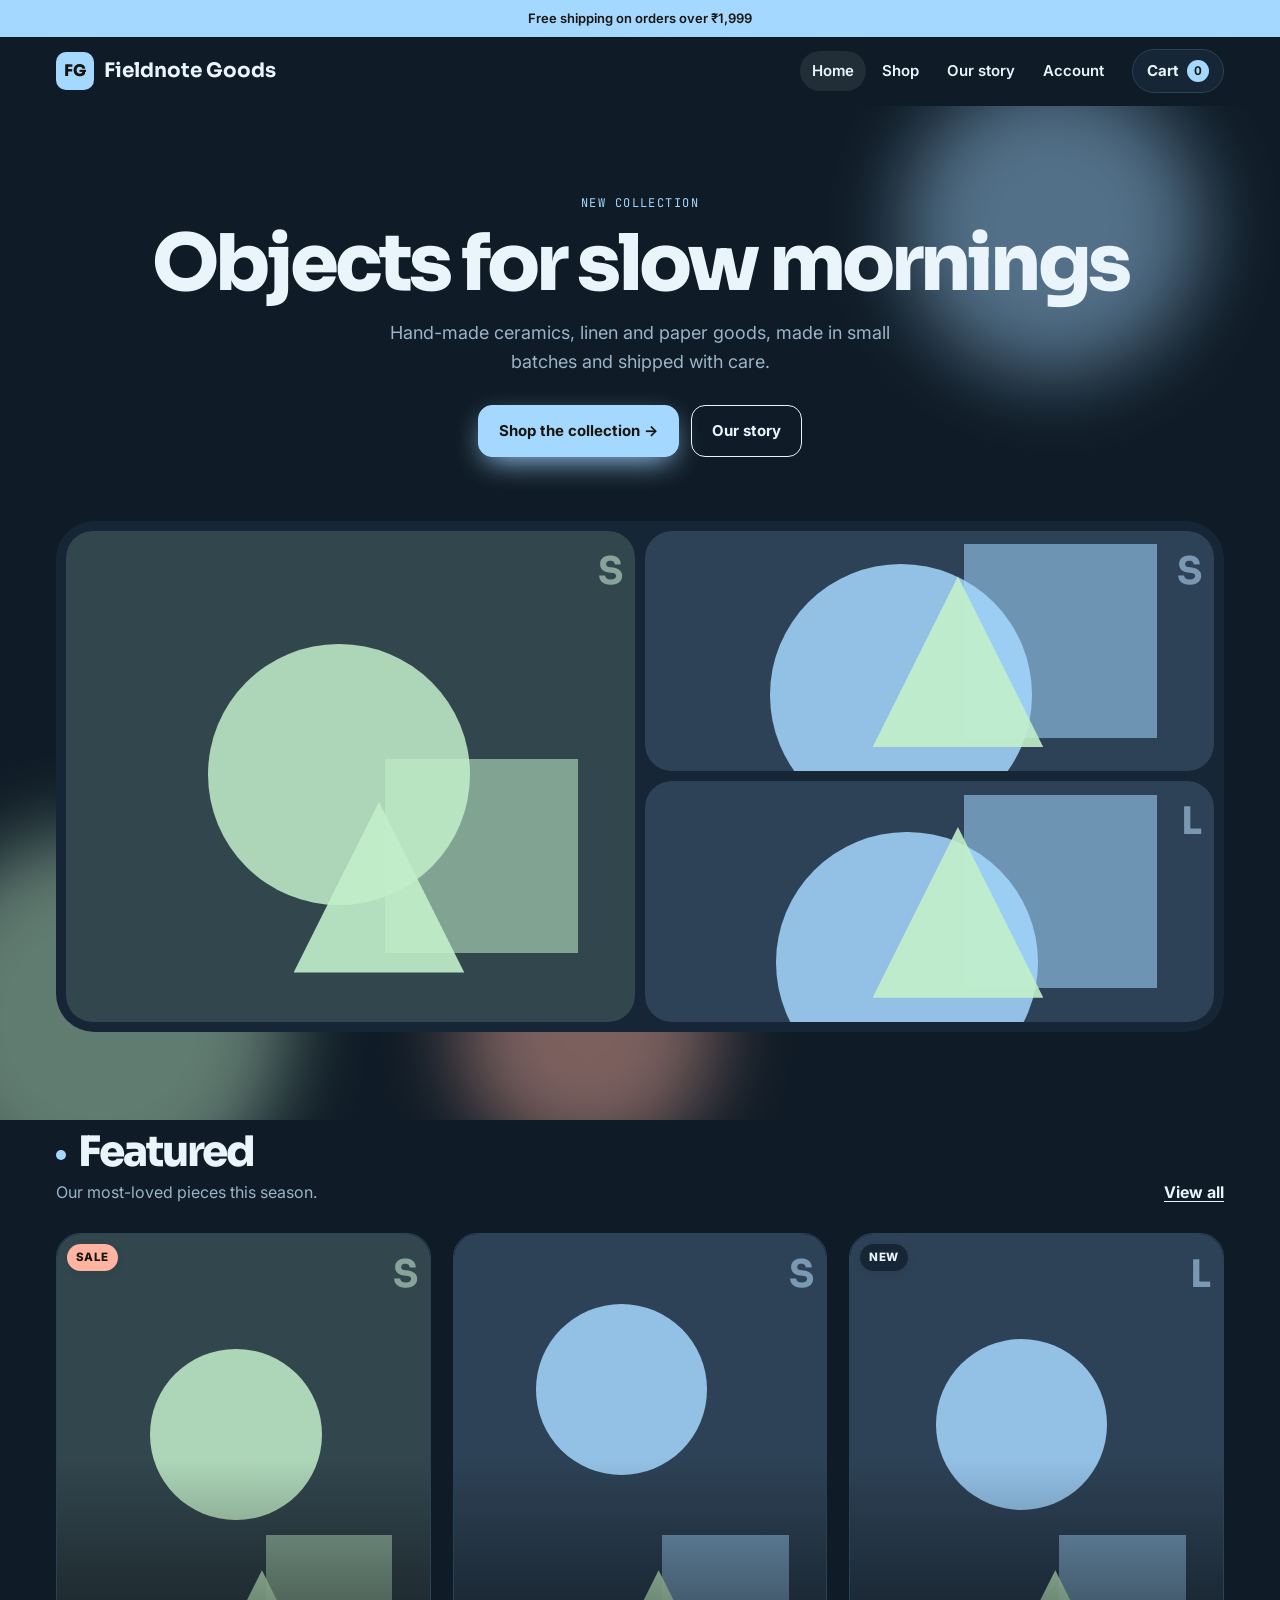
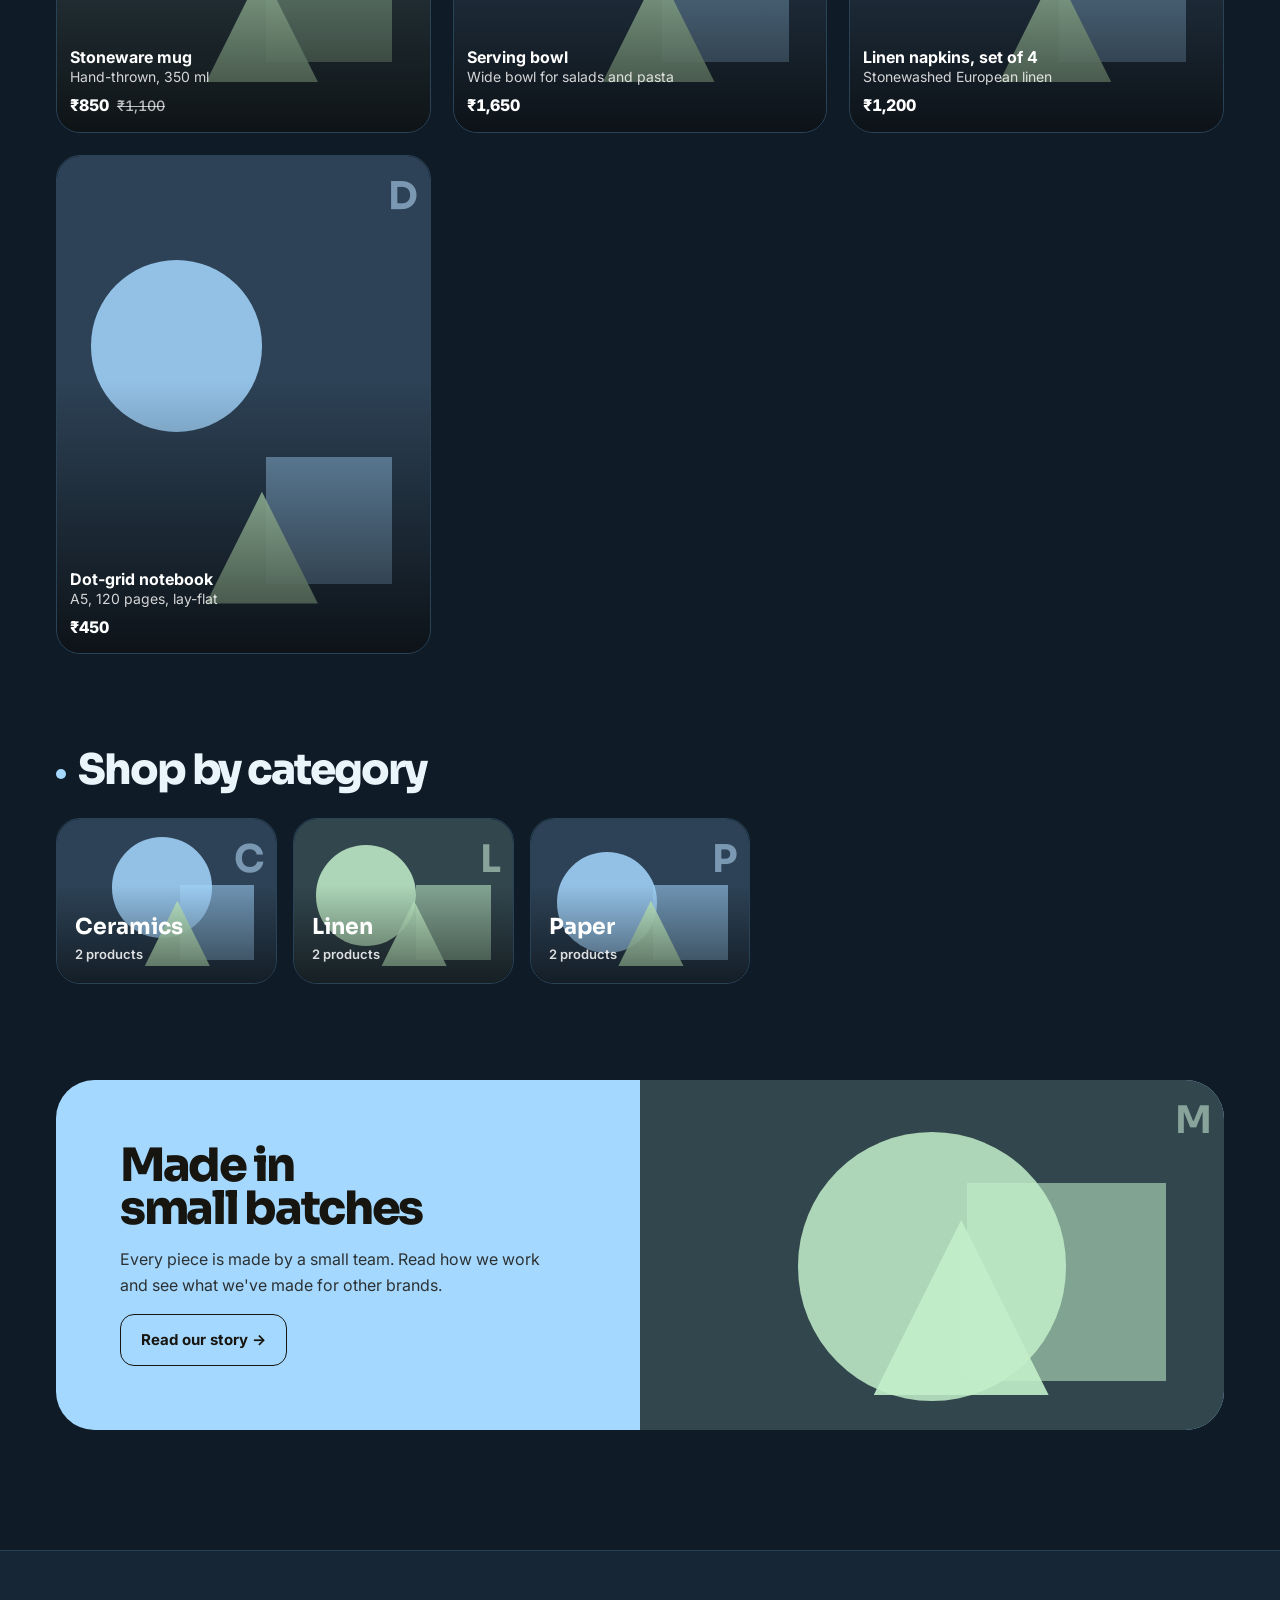
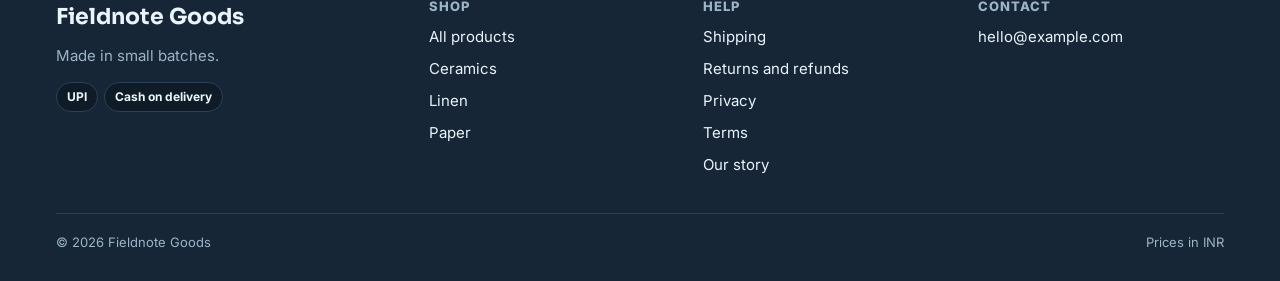
<file: index.html>
<!doctype html>
<html lang="en">
<head>
<meta charset="utf-8">
<meta name="viewport" content="width=device-width,initial-scale=1,viewport-fit=cover">
<title>Fieldnote Goods</title>
<meta name="description" content="Small-batch ceramics, linen and paper goods.">
<link rel="preconnect" href="https://fonts.googleapis.com">
<link rel="stylesheet" href="assets/store.css">
</head>
<body data-page="home">
<div id="app"></div>
<noscript><p style="padding:24px">This shop needs JavaScript to show products.</p></noscript>
<script src="assets/store.js"></script>
</body>
</html>
</file>
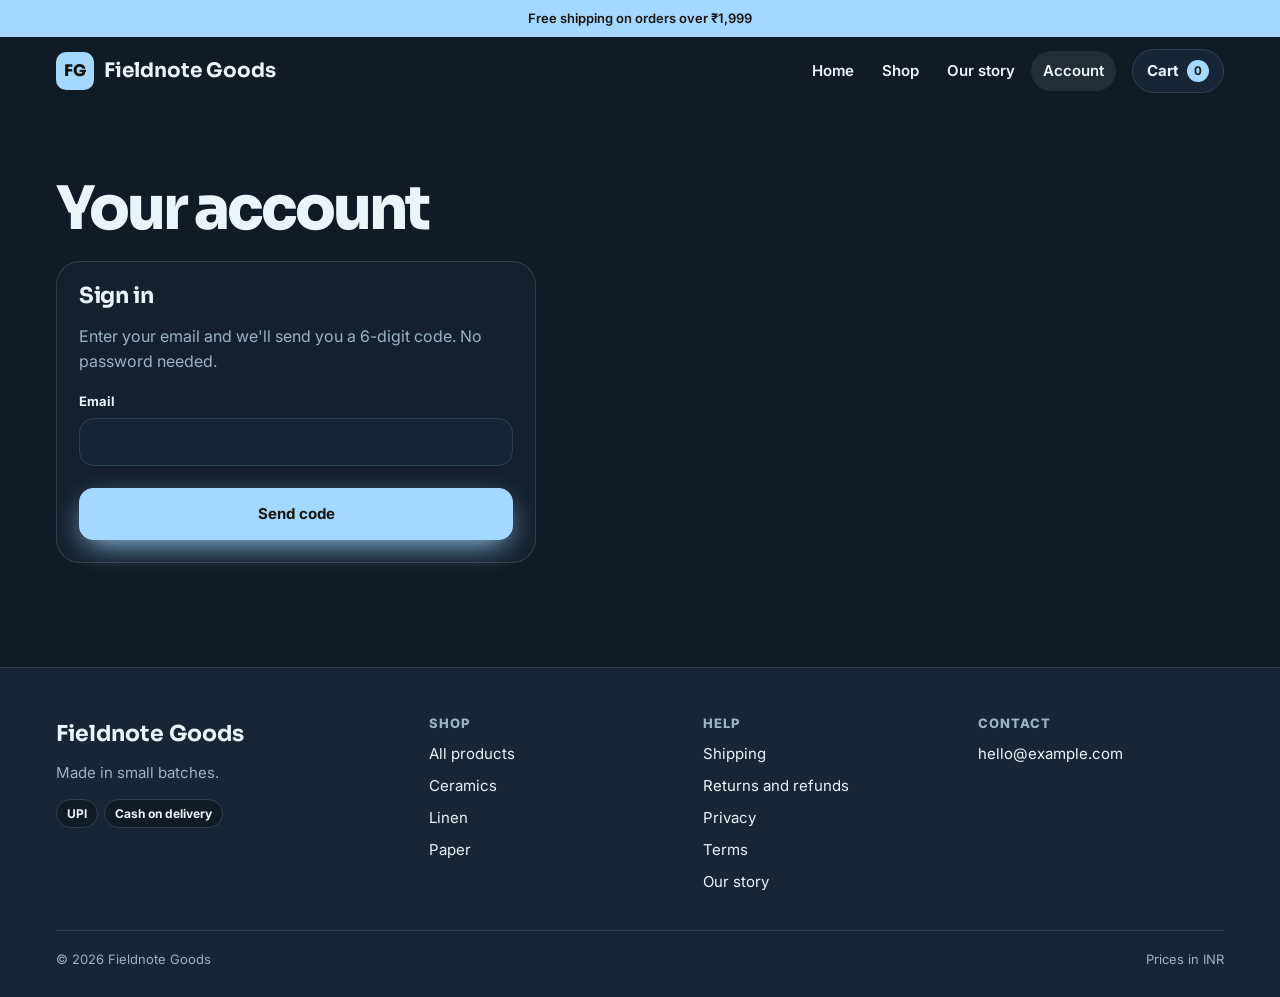
<file: account.html>
<!doctype html>
<html lang="en">
<head>
<meta charset="utf-8">
<meta name="viewport" content="width=device-width,initial-scale=1,viewport-fit=cover">
<meta name="robots" content="noindex">
<title>Fieldnote Goods</title>
<meta name="description" content="Small-batch ceramics, linen and paper goods.">
<link rel="preconnect" href="https://fonts.googleapis.com">
<link rel="stylesheet" href="assets/store.css">
</head>
<body data-page="account">
<div id="app"></div>
<noscript><p style="padding:24px">Your account needs JavaScript.</p></noscript>
<script src="assets/store.js"></script>
</body>
</html>
</file>
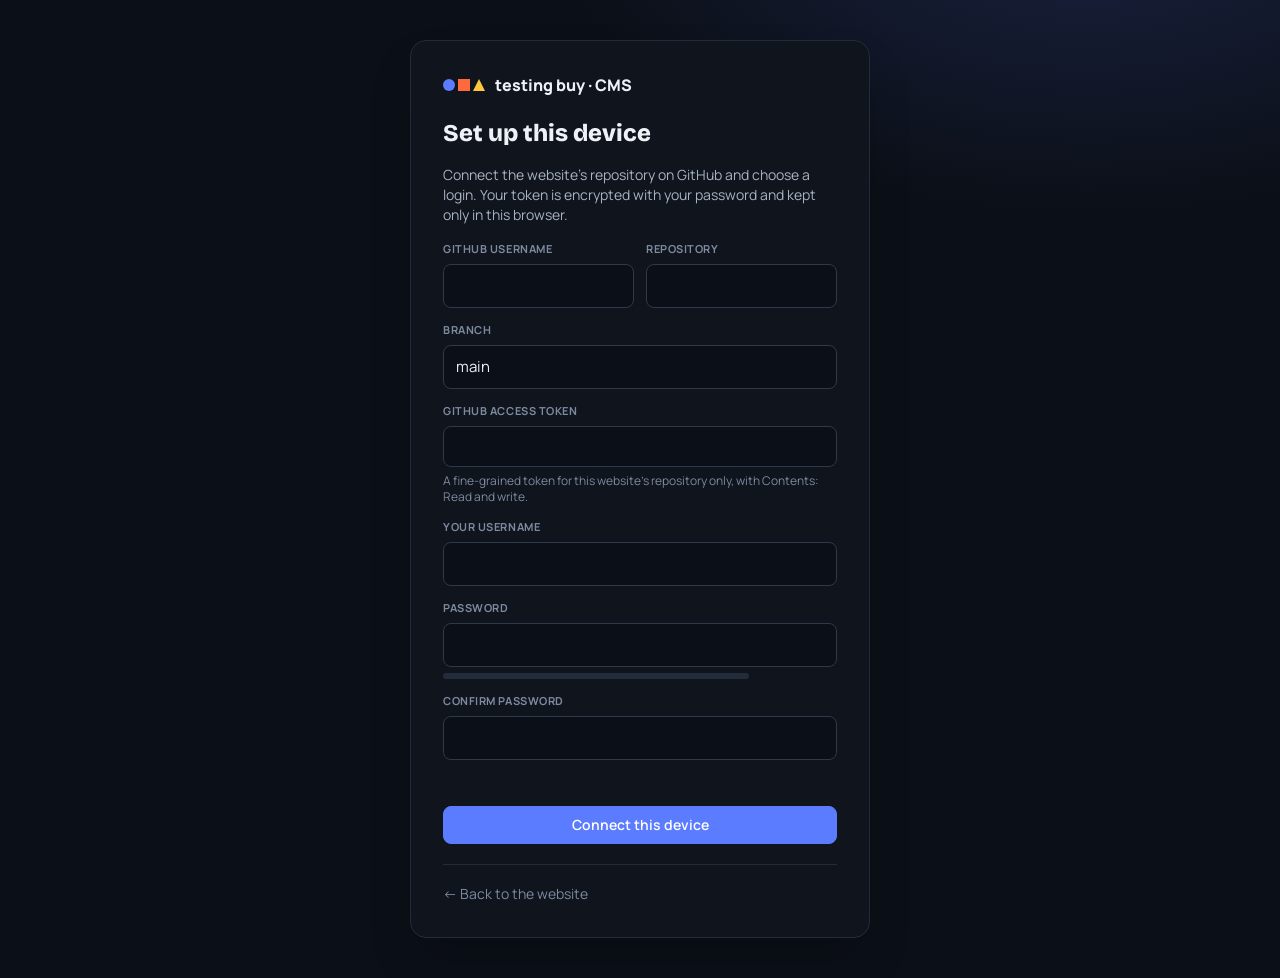
<file: admin.html>
<!doctype html>
<html lang="en">
<head>
<meta charset="utf-8">
<meta name="viewport" content="width=device-width,initial-scale=1,viewport-fit=cover">
<meta name="robots" content="noindex">
<title>Site CMS</title>
<link rel="preconnect" href="https://fonts.googleapis.com">
<link rel="stylesheet" href="https://fonts.googleapis.com/css2?family=Bricolage+Grotesque:opsz,wght@12..96,600;12..96,800&family=JetBrains+Mono:wght@400;500&family=Manrope:wght@400;500;600;700;800&display=swap">
<link rel="stylesheet" href="cms/admin.css">
</head>
<body class="bg-ink-950 text-ink-100 antialiased">
<div id="root"></div>
<noscript>The site CMS needs JavaScript.</noscript>
<script src="cms/admin.js"></script>
</body>
</html>
</file>
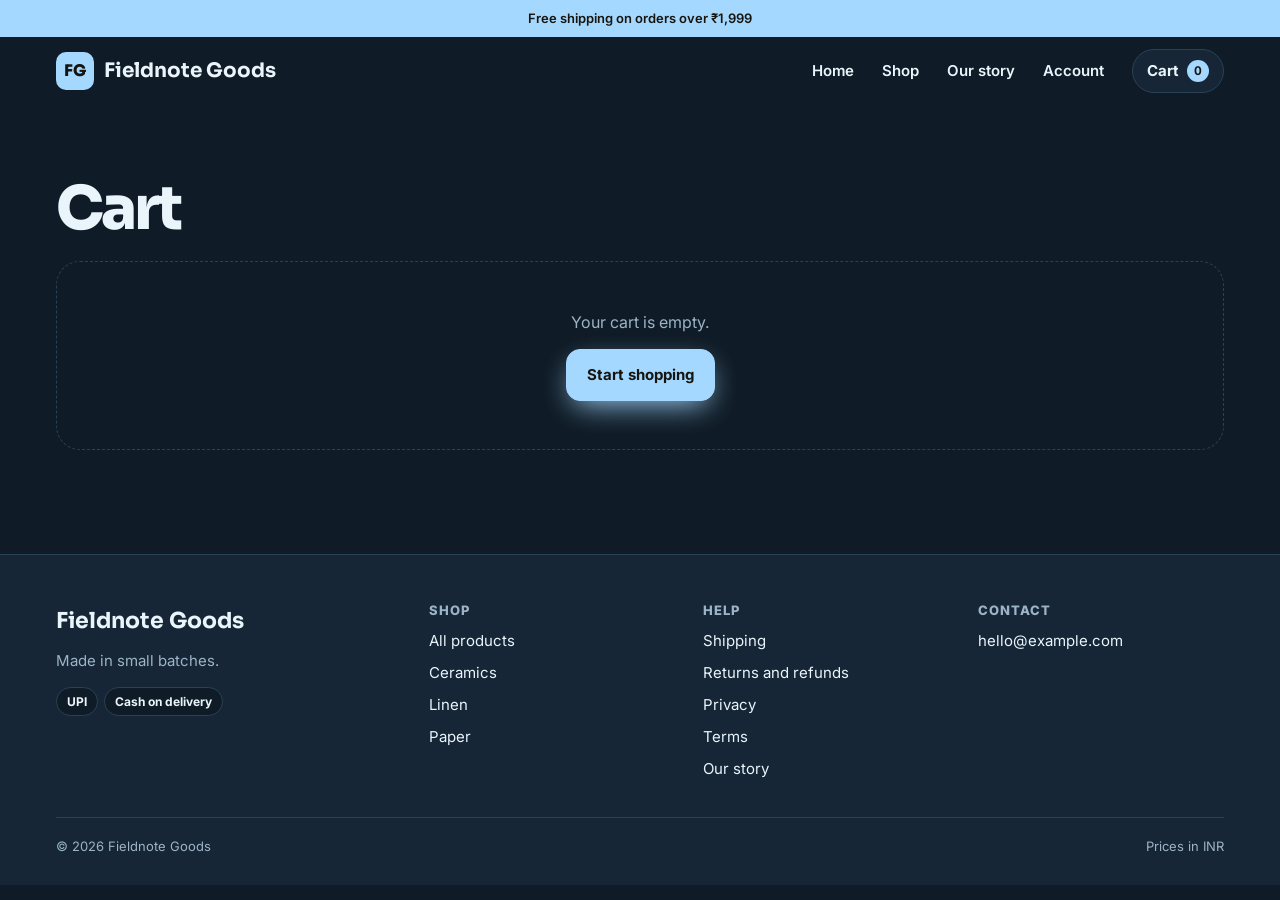
<file: cart.html>
<!doctype html>
<html lang="en">
<head>
<meta charset="utf-8">
<meta name="viewport" content="width=device-width,initial-scale=1,viewport-fit=cover">
<title>Fieldnote Goods</title>
<meta name="description" content="Small-batch ceramics, linen and paper goods.">
<link rel="preconnect" href="https://fonts.googleapis.com">
<link rel="stylesheet" href="assets/store.css">
</head>
<body data-page="cart">
<div id="app"></div>
<noscript><p style="padding:24px">This shop needs JavaScript to show products.</p></noscript>
<script src="assets/store.js"></script>
</body>
</html>
</file>
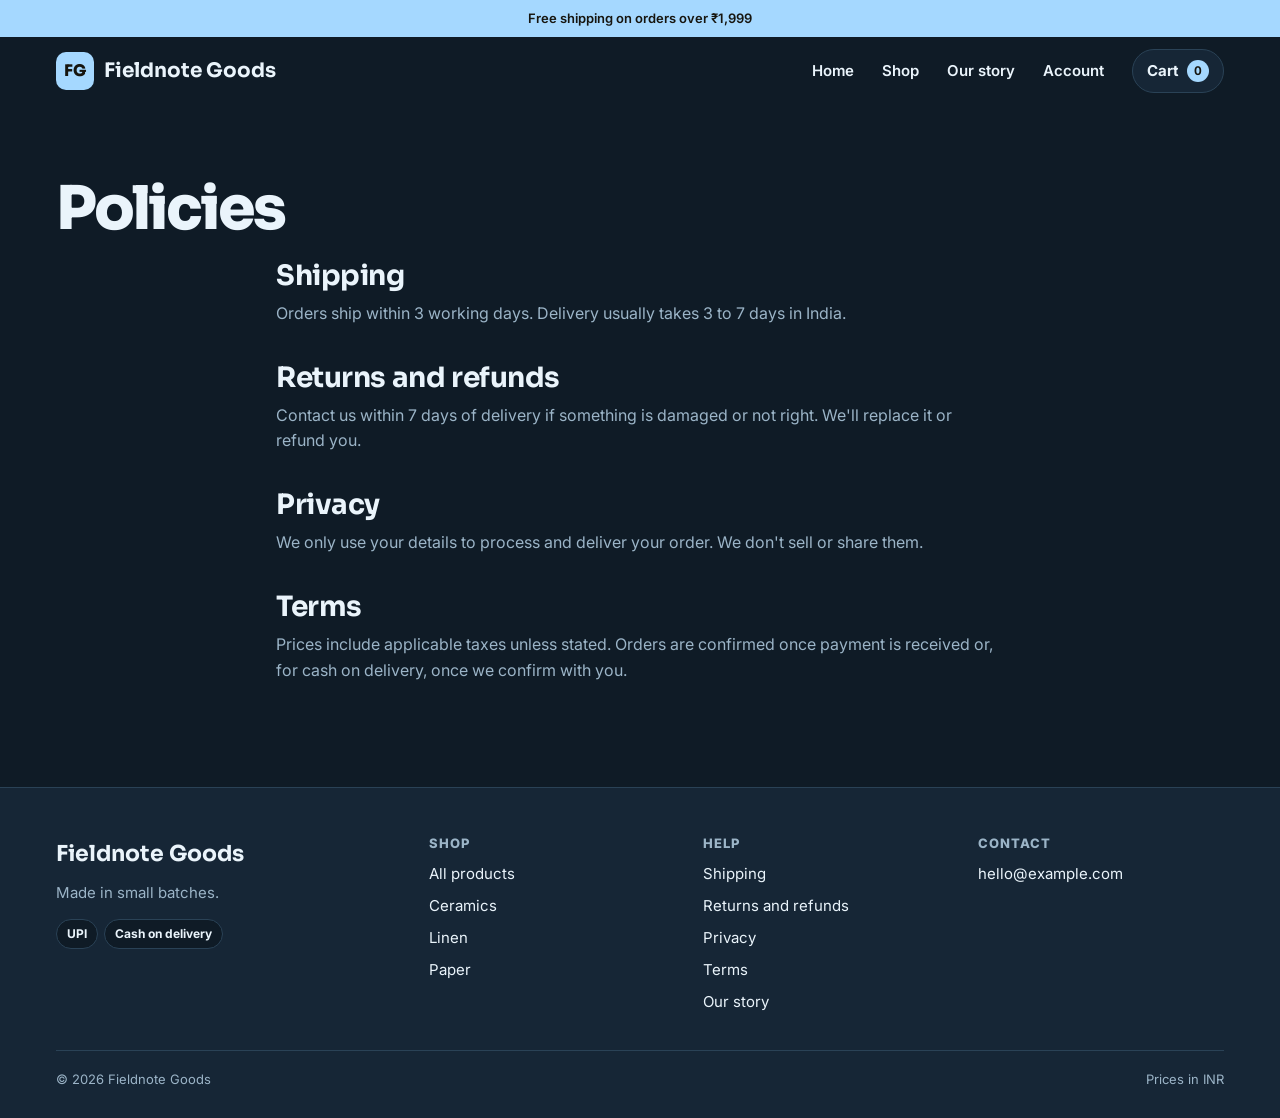
<file: policies.html>
<!doctype html>
<html lang="en">
<head>
<meta charset="utf-8">
<meta name="viewport" content="width=device-width,initial-scale=1,viewport-fit=cover">
<title>Fieldnote Goods</title>
<meta name="description" content="Small-batch ceramics, linen and paper goods.">
<link rel="preconnect" href="https://fonts.googleapis.com">
<link rel="stylesheet" href="assets/store.css">
</head>
<body data-page="policies">
<div id="app"></div>
<noscript><p style="padding:24px">This shop needs JavaScript to show products.</p></noscript>
<script src="assets/store.js"></script>
</body>
</html>
</file>
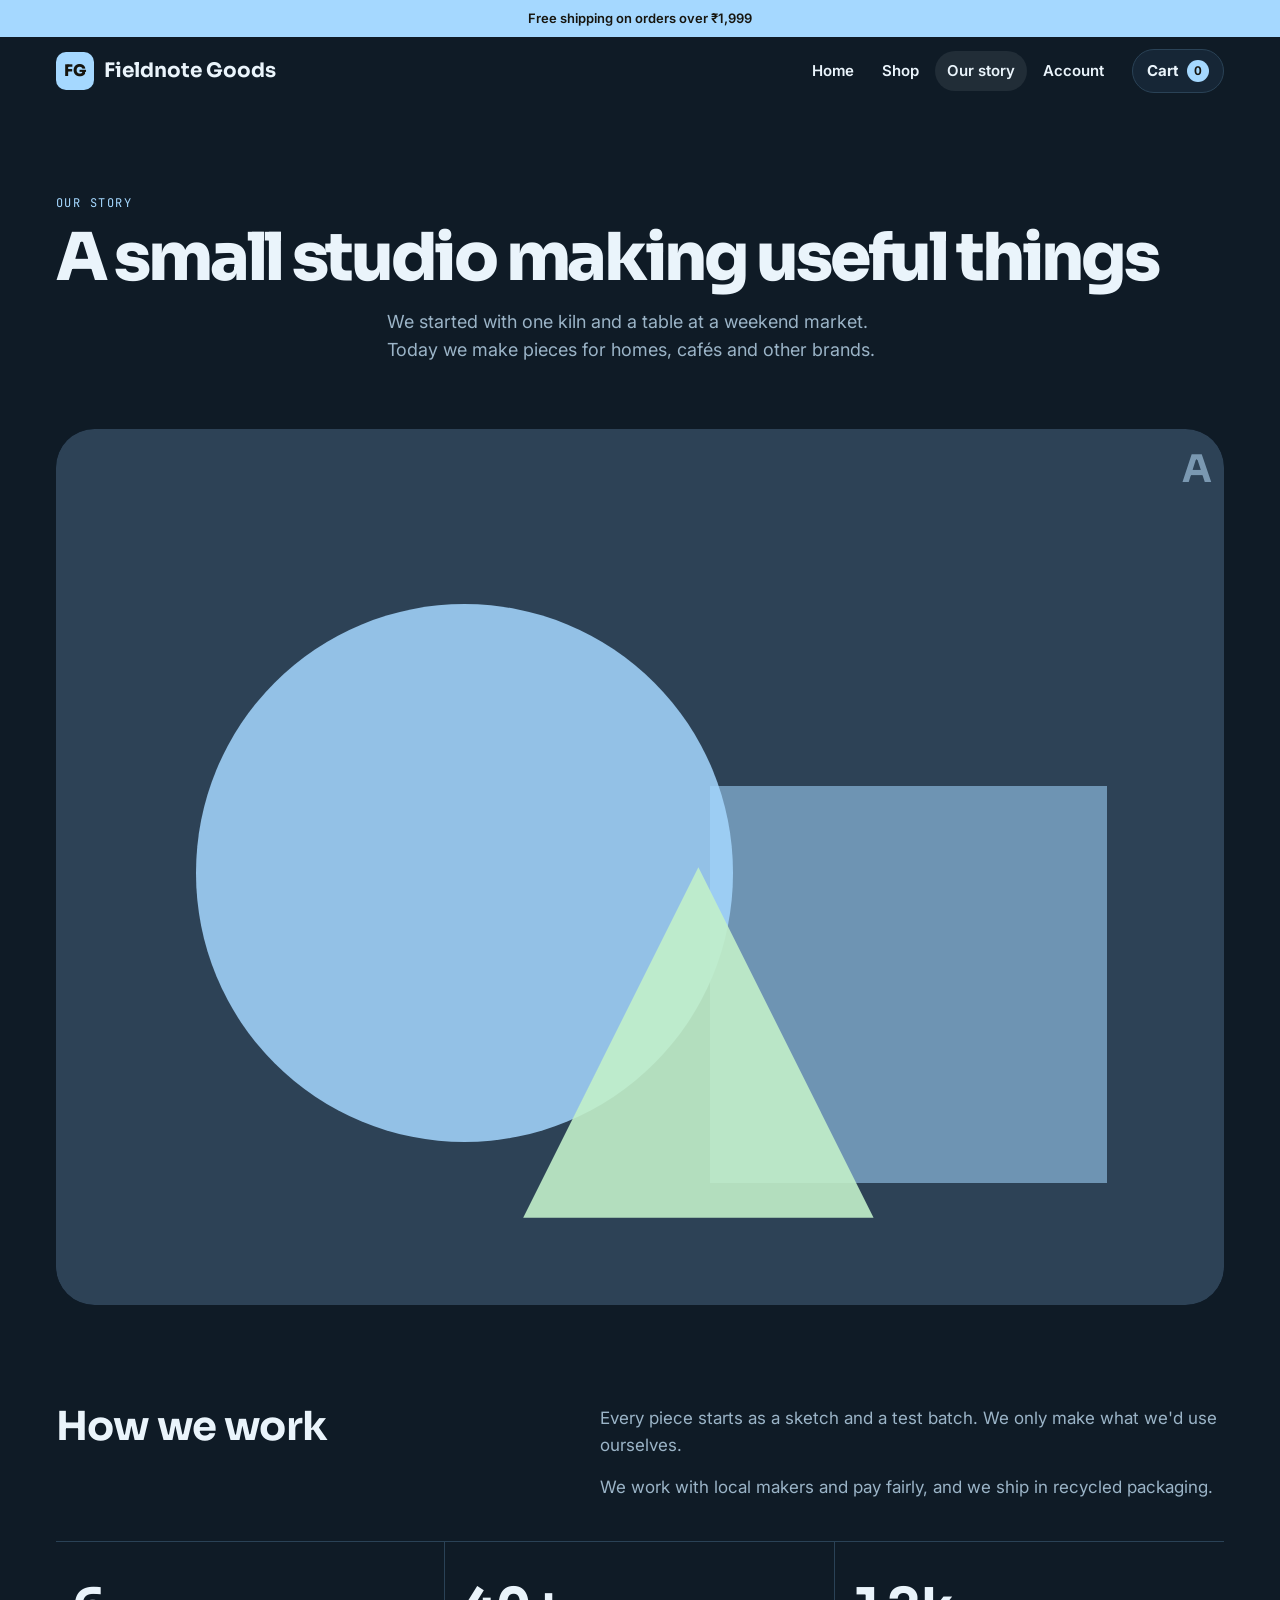
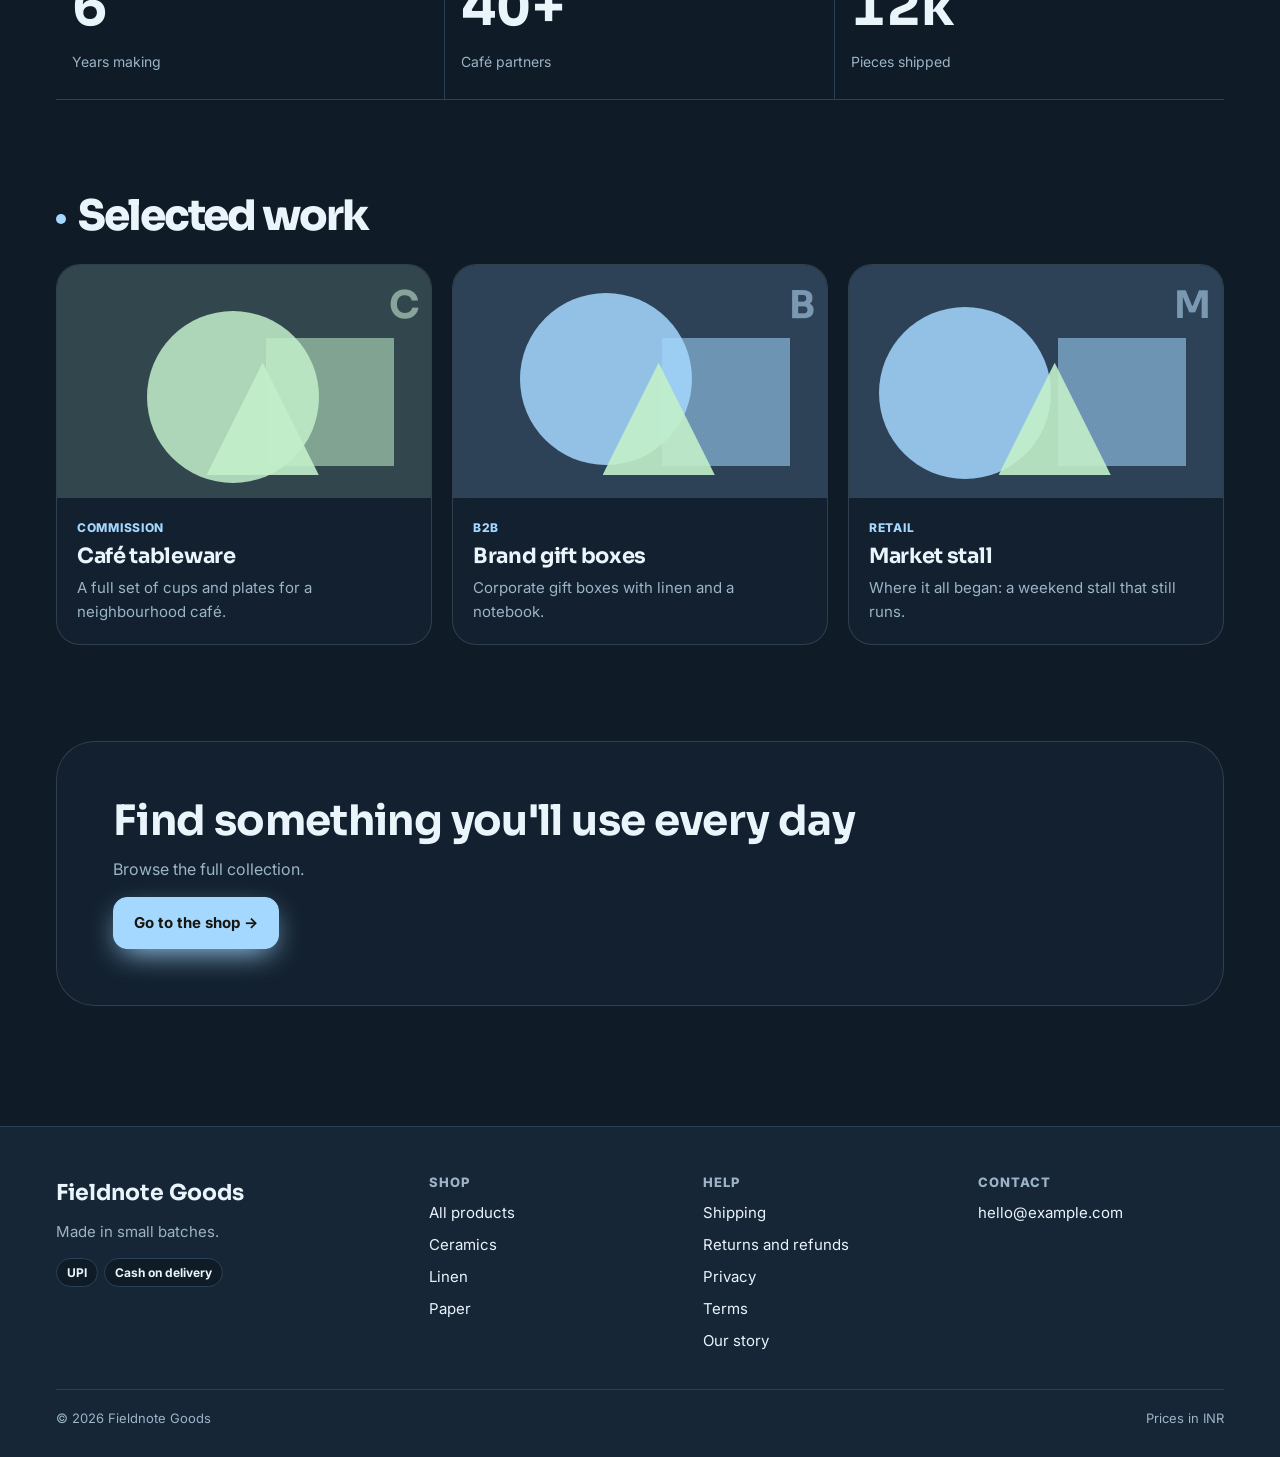
<file: portfolio.html>
<!doctype html>
<html lang="en">
<head>
<meta charset="utf-8">
<meta name="viewport" content="width=device-width,initial-scale=1,viewport-fit=cover">
<title>Fieldnote Goods</title>
<meta name="description" content="Small-batch ceramics, linen and paper goods.">
<link rel="preconnect" href="https://fonts.googleapis.com">
<link rel="stylesheet" href="assets/store.css">
</head>
<body data-page="portfolio">
<div id="app"></div>
<noscript><p style="padding:24px">This shop needs JavaScript to show products.</p></noscript>
<script src="assets/store.js"></script>
</body>
</html>
</file>
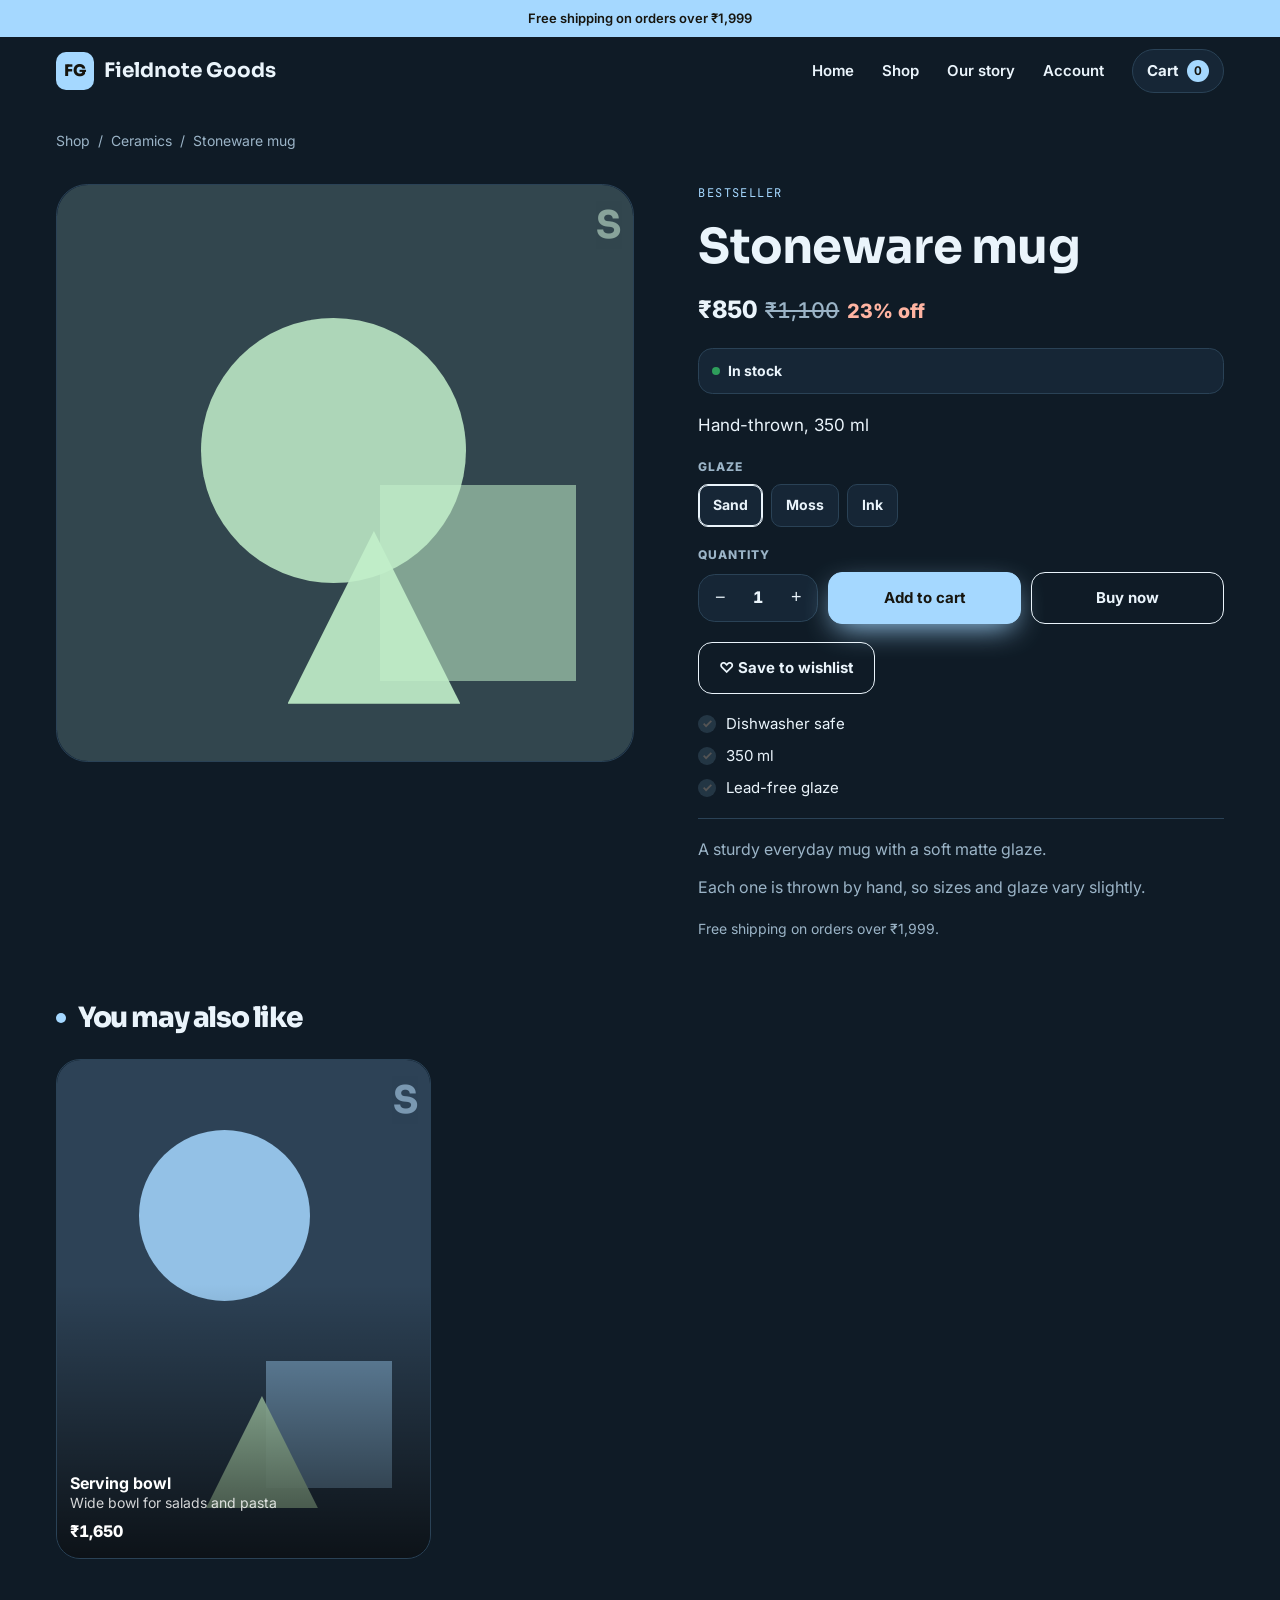
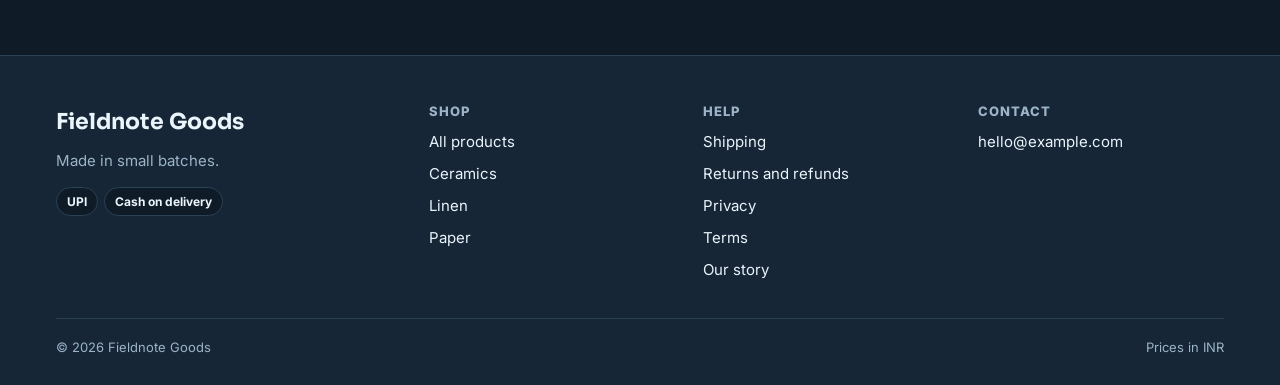
<file: product.html>
<!doctype html>
<html lang="en">
<head>
<meta charset="utf-8">
<meta name="viewport" content="width=device-width,initial-scale=1,viewport-fit=cover">
<title>Fieldnote Goods</title>
<meta name="description" content="Small-batch ceramics, linen and paper goods.">
<link rel="preconnect" href="https://fonts.googleapis.com">
<link rel="stylesheet" href="assets/store.css">
</head>
<body data-page="product">
<div id="app"></div>
<noscript><p style="padding:24px">This shop needs JavaScript to show products.</p></noscript>
<script src="assets/store.js"></script>
</body>
</html>
</file>
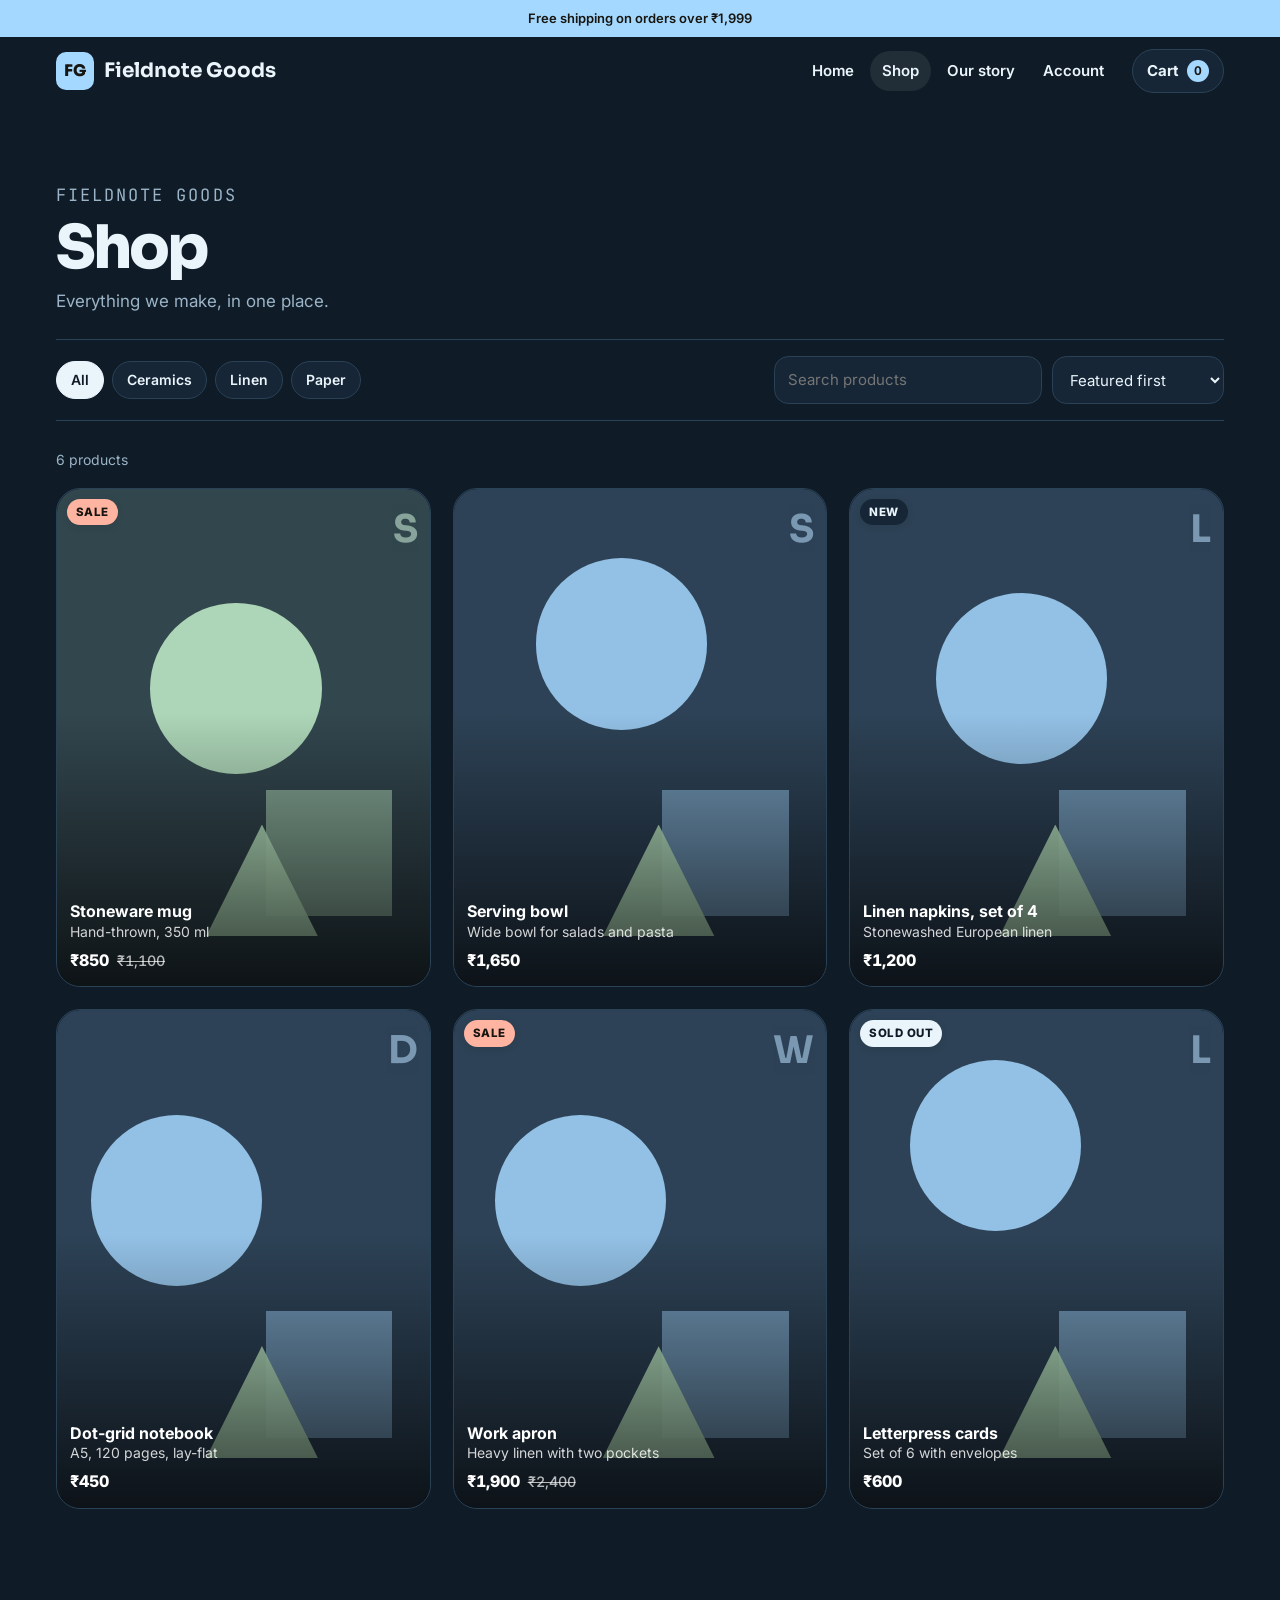
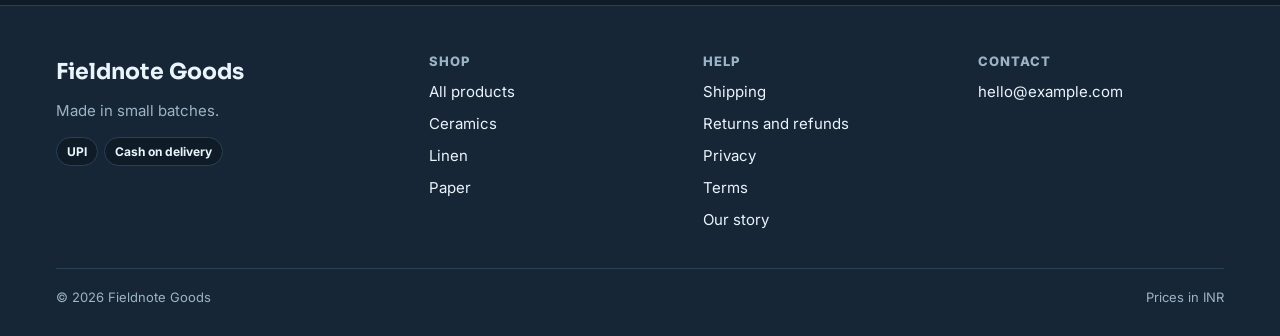
<file: shop.html>
<!doctype html>
<html lang="en">
<head>
<meta charset="utf-8">
<meta name="viewport" content="width=device-width,initial-scale=1,viewport-fit=cover">
<title>Fieldnote Goods</title>
<meta name="description" content="Small-batch ceramics, linen and paper goods.">
<link rel="preconnect" href="https://fonts.googleapis.com">
<link rel="stylesheet" href="assets/store.css">
</head>
<body data-page="shop">
<div id="app"></div>
<noscript><p style="padding:24px">This shop needs JavaScript to show products.</p></noscript>
<script src="assets/store.js"></script>
</body>
</html>
</file>
<file: assets/store.css>
/* Shop template. Every colour and font is a CSS variable the CMS rewrites. */
:root{
  --bg:#FAF7F2;--surface:#FFFFFF;--text:#1B1A17;--soft:#6B665D;--line:#E7E1D6;--accent:#1F4D3A;--accent2:#E9B949;--sale:#B4441B;
  --on-accent:#fff;--on-accent2:#1B1A17;--r:14px;
  --fd:"Fraunces",Georgia,serif;--fb:"Manrope","Helvetica Neue",Arial,sans-serif;--fm:"JetBrains Mono",ui-monospace,Menlo,monospace;
  --gl:max(16px,env(safe-area-inset-left,0px));--gr:max(16px,env(safe-area-inset-right,0px));
}
*{box-sizing:border-box}
html{scroll-behavior:smooth}
body{margin:0;background:var(--bg);color:var(--text);font-family:var(--fb);font-size:16px;line-height:1.6;-webkit-font-smoothing:antialiased;overflow-x:hidden}
img{max-width:100%;display:block}
a{color:inherit}
[hidden]{display:none!important}
:focus-visible{outline:2px solid var(--accent);outline-offset:3px;border-radius:6px}
h1,h2,h3,h4{font-family:var(--fd);margin:0;line-height:1.08;text-wrap:balance;letter-spacing:-.015em}
p{margin:0}
.wrap{max-width:var(--maxw,1200px);margin:0 auto;padding-left:var(--gl);padding-right:var(--gr)}
.eyebrow{font-family:var(--fm);font-size:12px;letter-spacing:.12em;text-transform:uppercase;color:var(--accent)}
.soft{color:var(--soft)}
.btn{display:inline-flex;align-items:center;justify-content:center;gap:8px;padding:13px 20px;border-radius:calc(var(--r)*.7);border:1px solid var(--text);background:transparent;color:var(--text);font:inherit;font-weight:700;font-size:15px;cursor:pointer;text-decoration:none;transition:transform .15s,background .2s,color .2s;white-space:nowrap}
.btn:hover{background:var(--text);color:var(--bg)}
.btn:active{transform:scale(.98)}
.btn.pri{background:var(--accent);border-color:var(--accent);color:var(--on-accent)}
.btn.pri:hover{filter:brightness(1.08);background:var(--accent);color:var(--on-accent)}
.btn.block{width:100%}
.btn:disabled{opacity:.45;cursor:not-allowed}
.link{font-weight:700;text-decoration:underline;text-underline-offset:3px}

/* announcement + header */
.announce{background:var(--accent);color:var(--on-accent);text-align:center;font-size:13px;font-weight:600;padding:8px var(--gr) 8px var(--gl)}
.hdr{position:sticky;top:0;z-index:40;background:color-mix(in srgb,var(--bg) 88%,transparent);backdrop-filter:blur(12px);border-bottom:1px solid var(--line)}
.hdr .wrap{display:flex;align-items:center;gap:16px;min-height:68px}
.brand{display:flex;align-items:center;gap:10px;text-decoration:none;min-width:0;margin-right:auto}
.brand .mark{width:38px;height:38px;border-radius:10px;background:var(--accent);color:var(--on-accent);display:grid;place-items:center;font-family:var(--fd);font-weight:800;overflow:hidden;flex:none}
.brand .mark img{width:100%;height:100%;object-fit:cover}
.brand b{font-family:var(--fd);font-size:20px;font-weight:700;white-space:nowrap;overflow:hidden;text-overflow:ellipsis}
.nav{display:flex;gap:4px}
.nav a{text-decoration:none;font-weight:600;font-size:15px;padding:8px 12px;border-radius:999px}
.nav a:hover,.nav a[aria-current=page]{background:color-mix(in srgb,var(--text) 8%,transparent)}
.cartlink{position:relative;display:inline-flex;align-items:center;gap:8px;text-decoration:none;font-weight:700;font-size:15px;padding:9px 14px;border:1px solid var(--line);border-radius:999px;background:var(--surface)}
.cartlink .n{min-width:22px;height:22px;padding:0 6px;border-radius:99px;background:var(--accent);color:var(--on-accent);font-size:12px;display:grid;place-items:center;font-variant-numeric:tabular-nums}
.menubtn{display:none;border:1px solid var(--line);background:var(--surface);border-radius:10px;width:42px;height:42px;font-size:18px;cursor:pointer;color:var(--text)}
@media (max-width:760px){
  .menubtn{display:grid;place-items:center}
  .nav{display:none;position:absolute;left:0;right:0;top:100%;flex-direction:column;background:var(--bg);border-bottom:1px solid var(--line);padding:8px var(--gr) 12px var(--gl)}
  .nav.open{display:flex}
  .cartlink .t{display:none}
}

/* sections */
.sec{padding-block:clamp(56px,8vw,96px)}
.sec-h{display:flex;justify-content:space-between;align-items:end;gap:16px;flex-wrap:wrap;margin-bottom:28px}
.sec-h h2{font-size:clamp(28px,4vw,42px);font-weight:700}
.sec-h p{max-width:46ch}

/* hero */
.hero{padding-block:clamp(40px,7vw,88px)}
.hero .wrap{display:grid;grid-template-columns:minmax(0,1.05fr) minmax(0,1fr);gap:clamp(28px,5vw,64px);align-items:center}
.hero h1{font-size:clamp(40px,6.4vw,78px);font-weight:700;margin-top:14px}
.hero p.lead{font-size:18px;color:var(--soft);margin-top:18px;max-width:46ch}
.hero .cta{display:flex;gap:12px;flex-wrap:wrap;margin-top:28px}
.hero .art{position:relative;aspect-ratio:5/4;border-radius:calc(var(--r)*1.6);overflow:hidden;background:var(--surface)}
.hero .art>img{width:100%;height:100%;object-fit:cover}
.collage{position:absolute;inset:0;display:grid;grid-template-columns:1fr 1fr;grid-template-rows:1fr 1fr;gap:10px;padding:10px}
.collage>*:first-child{grid-row:span 2}
@media (max-width:820px){.hero .wrap{grid-template-columns:1fr}}

/* product placeholder art */
.ph{position:relative;width:100%;height:100%;overflow:hidden;background:color-mix(in srgb,var(--c) 16%,var(--surface));border-radius:inherit}
.ph i{position:absolute;display:block;background:var(--c);opacity:.85}
.ph i.a{width:46%;aspect-ratio:1;border-radius:50%;left:12%;top:14%}
.ph i.b{width:34%;aspect-ratio:1;right:10%;bottom:14%;opacity:.55}
.ph i.c{width:30%;aspect-ratio:1;left:40%;bottom:10%;clip-path:polygon(50% 0,100% 100%,0 100%);background:var(--accent2);opacity:.9}
.ph b{position:absolute;right:12px;top:10px;font-family:var(--fd);font-size:clamp(22px,4vw,38px);color:color-mix(in srgb,var(--c) 70%,var(--text));opacity:.55}

/* product grid + card */
.grid{display:grid;grid-template-columns:repeat(auto-fill,minmax(min(100%,240px),1fr));gap:clamp(14px,2vw,22px)}
.pcard{display:flex;flex-direction:column;gap:12px;text-decoration:none;min-width:0}
.pcard .im{position:relative;aspect-ratio:4/5;border-radius:var(--r);overflow:hidden;background:var(--surface);border:1px solid var(--line)}
.pcard .im img{width:100%;height:100%;object-fit:cover;transition:transform .5s cubic-bezier(.2,.8,.2,1)}
.pcard:hover .im img{transform:scale(1.04)}
.badge{position:absolute;left:10px;top:10px;z-index:2;background:var(--surface);color:var(--text);font-size:11.5px;font-weight:800;letter-spacing:.04em;text-transform:uppercase;padding:4px 9px;border-radius:999px;box-shadow:0 2px 8px rgba(0,0,0,.08)}
.badge.sale{background:var(--sale);color:var(--on-sale)}
.badge.out{background:var(--text);color:var(--bg)}
.pcard h3{font-family:var(--fb);font-size:16px;font-weight:700;letter-spacing:0}
.pcard .s{font-size:14px;color:var(--soft);display:-webkit-box;-webkit-line-clamp:1;-webkit-box-orient:vertical;overflow:hidden}
.price{display:flex;align-items:baseline;gap:8px;font-weight:800;font-variant-numeric:tabular-nums}
.price s{color:var(--soft);font-weight:500;font-size:.9em}
.price .off{color:var(--sale);font-size:.82em;font-weight:800}

/* categories */
.cats{display:grid;grid-template-columns:repeat(auto-fill,minmax(min(100%,220px),1fr));gap:16px}
.cat{position:relative;aspect-ratio:4/3;border-radius:var(--r);overflow:hidden;text-decoration:none;display:flex;align-items:end;padding:18px;background:var(--surface);border:1px solid var(--line)}
.cat>img,.cat>.ph{position:absolute;inset:0;width:100%;height:100%;object-fit:cover}
.cat::after{content:"";position:absolute;inset:0;background:linear-gradient(transparent 40%,rgba(0,0,0,.55))}
.cat span{position:relative;z-index:1;color:#fff;font-family:var(--fd);font-size:22px;font-weight:700}
.cat small{display:block;font-family:var(--fb);font-size:13px;font-weight:600;opacity:.85}

/* banner */
.banner{border-radius:calc(var(--r)*1.6);overflow:hidden;background:var(--accent);color:var(--on-accent);display:grid;grid-template-columns:minmax(0,1fr) minmax(0,1fr)}
.banner .tx{padding:clamp(28px,5vw,64px);display:flex;flex-direction:column;gap:16px;justify-content:center}
.banner h2{font-size:clamp(28px,4vw,46px)}
.banner p{opacity:.85;max-width:44ch}
.banner .btn{border-color:var(--on-accent);color:var(--on-accent);align-self:flex-start}
.banner .btn:hover{background:var(--on-accent);color:var(--accent)}
.banner .im{min-height:260px;position:relative}
.banner .im img,.banner .im .ph{position:absolute;inset:0;width:100%;height:100%;object-fit:cover;border-radius:0}
@media (max-width:760px){.banner{grid-template-columns:1fr}}

/* testimonials */
.quotes{display:grid;grid-template-columns:repeat(auto-fit,minmax(min(100%,280px),1fr));gap:18px}
.quote{background:var(--surface);border:1px solid var(--line);border-radius:var(--r);padding:24px;display:flex;flex-direction:column;gap:16px}
.quote p{font-family:var(--fd);font-size:20px;line-height:1.35}
.quote span{font-size:14px;color:var(--soft)}
.quote b{color:var(--text)}

/* shop toolbar */
.page-h{padding-block:clamp(36px,6vw,64px) 24px}
.page-h h1{font-size:clamp(36px,5.5vw,60px);font-weight:700;margin-top:10px}
.page-h p{color:var(--soft);margin-top:12px;max-width:56ch;font-size:17px}
.toolbar{display:flex;flex-wrap:wrap;gap:12px;align-items:center;justify-content:space-between;padding-block:16px;border-block:1px solid var(--line);margin-bottom:28px}
.chips{display:flex;flex-wrap:wrap;gap:8px}
.chip{border:1px solid var(--line);background:var(--surface);color:var(--text);border-radius:999px;padding:7px 14px;font:inherit;font-size:14px;font-weight:600;cursor:pointer;text-decoration:none}
.chip[aria-pressed=true]{background:var(--text);color:var(--bg);border-color:var(--text)}
.tools{display:flex;gap:10px;flex-wrap:wrap}
.in{border:1px solid var(--line);background:var(--surface);color:var(--text);border-radius:calc(var(--r)*.6);padding:11px 13px;font:inherit;font-size:15px;min-width:0;width:100%}
.in:focus{outline:none;border-color:var(--accent);box-shadow:0 0 0 3px color-mix(in srgb,var(--accent) 18%,transparent)}
.tools .in{width:auto}
.count{font-size:14px;color:var(--soft);margin-bottom:16px}
.empty{border:1px dashed var(--line);border-radius:var(--r);padding:48px 20px;text-align:center;color:var(--soft);display:flex;flex-direction:column;gap:14px;align-items:center}

/* product page */
.pd{display:grid;grid-template-columns:minmax(0,1.1fr) minmax(0,1fr);gap:clamp(24px,5vw,64px);padding-block:32px 64px;align-items:start}
.gal{display:flex;flex-direction:column;gap:12px;position:sticky;top:88px}
.gal .main{aspect-ratio:1;border-radius:calc(var(--r)*1.3);overflow:hidden;background:var(--surface);border:1px solid var(--line);position:relative}
.gal .main img{width:100%;height:100%;object-fit:cover}
.thumbs{display:flex;gap:10px;flex-wrap:wrap}
.thumbs button{width:72px;height:72px;border-radius:10px;overflow:hidden;border:2px solid transparent;padding:0;cursor:pointer;background:var(--surface)}
.thumbs button[aria-pressed=true]{border-color:var(--accent)}
.thumbs img{width:100%;height:100%;object-fit:cover}
.info{display:flex;flex-direction:column;gap:18px}
.info h1{font-size:clamp(32px,4.4vw,48px);font-weight:700}
.info .price{font-size:24px}
.stock{font-size:14px;font-weight:700;display:flex;align-items:center;gap:8px}
.stock::before{content:"";width:8px;height:8px;border-radius:50%;background:#2E9E5B}
.stock.low::before{background:#E0A100}
.stock.out::before{background:var(--sale)}
.opt{display:flex;flex-direction:column;gap:8px}
.lbl{font-size:12px;font-weight:800;letter-spacing:.08em;text-transform:uppercase;color:var(--soft)}
.optbtns{display:flex;gap:8px;flex-wrap:wrap}
.optbtns button{border:1px solid var(--line);background:var(--surface);color:var(--text);border-radius:10px;padding:9px 14px;font:inherit;font-weight:700;font-size:14px;cursor:pointer}
.optbtns button[aria-pressed=true]{border-color:var(--text);box-shadow:inset 0 0 0 1px var(--text)}
.qty{display:inline-flex;align-items:center;border:1px solid var(--line);border-radius:calc(var(--r)*.7);background:var(--surface);overflow:hidden}
.qty button{width:42px;height:46px;border:0;background:transparent;font-size:18px;cursor:pointer;color:var(--text)}
.qty button:disabled{opacity:.3;cursor:not-allowed}
.qty output{min-width:34px;text-align:center;font-weight:800;font-variant-numeric:tabular-nums}
.buy{display:flex;gap:10px;flex-wrap:wrap;align-items:center}
.buy .btn{flex:1;min-width:150px}
.feat{list-style:none;padding:0;margin:0;display:grid;gap:8px}
.feat li{display:flex;gap:10px;font-size:15px}
.feat li::before{content:"";flex:none;width:18px;height:18px;margin-top:3px;border-radius:50%;background:color-mix(in srgb,var(--accent) 14%,transparent) center/11px no-repeat url("data:image/svg+xml,%3Csvg xmlns='http://www.w3.org/2000/svg' viewBox='0 0 10 10'%3E%3Cpath d='M1.5 5.2l2.2 2.2L8.5 2.6' fill='none' stroke='%23555' stroke-width='1.6'/%3E%3C/svg%3E")}
.desc{display:flex;flex-direction:column;gap:12px;color:var(--soft);border-top:1px solid var(--line);padding-top:18px}
.crumbs{font-size:14px;color:var(--soft);padding-top:24px;display:flex;gap:8px;flex-wrap:wrap}
.crumbs a{text-decoration:none}
.crumbs a:hover{text-decoration:underline}
@media (max-width:860px){.pd{grid-template-columns:1fr}.gal{position:static}}

/* cart + checkout */
.two{display:grid;grid-template-columns:minmax(0,1fr) 380px;gap:clamp(20px,4vw,40px);align-items:start;padding-bottom:72px}
@media (max-width:900px){.two{grid-template-columns:1fr}}
.lines{display:flex;flex-direction:column;border-top:1px solid var(--line)}
.line{display:grid;grid-template-columns:88px minmax(0,1fr) auto;gap:16px;padding-block:18px;border-bottom:1px solid var(--line);align-items:center}
.line .im{width:88px;height:104px;border-radius:12px;overflow:hidden;background:var(--surface);border:1px solid var(--line)}
.line .im img{width:100%;height:100%;object-fit:cover}
.line h3{font-family:var(--fb);font-size:16px;font-weight:700;letter-spacing:0}
.line .meta{font-size:14px;color:var(--soft)}
.line .act{display:flex;align-items:center;gap:12px;margin-top:10px;flex-wrap:wrap}
.line .tot{font-weight:800;font-variant-numeric:tabular-nums;text-align:right}
.rm{border:0;background:none;color:var(--soft);font:inherit;font-size:14px;text-decoration:underline;cursor:pointer;padding:0}
@media (max-width:520px){.line{grid-template-columns:72px minmax(0,1fr)}.line .im{width:72px;height:88px}.line .tot{grid-column:2;text-align:left}}
.sum{background:var(--surface);border:1px solid var(--line);border-radius:var(--r);padding:22px;display:flex;flex-direction:column;gap:12px;position:sticky;top:88px}
.sum h2{font-size:22px}
.row{display:flex;justify-content:space-between;gap:12px;font-size:15px;font-variant-numeric:tabular-nums}
.row.t{font-size:19px;font-weight:800;border-top:1px solid var(--line);padding-top:12px}
.note{font-size:13px;color:var(--soft);background:color-mix(in srgb,var(--accent) 7%,transparent);border-radius:10px;padding:10px 12px}
.note b{color:var(--text)}
.form{display:flex;flex-direction:column;gap:16px}
.fgrid{display:grid;grid-template-columns:1fr 1fr;gap:14px}
@media (max-width:560px){.fgrid{grid-template-columns:1fr}}
.f{display:flex;flex-direction:column;gap:6px;min-width:0}
.f.full{grid-column:1/-1}
.f label{font-size:13px;font-weight:700}
.f .err{font-size:13px;color:var(--sale);min-height:0}
.box{background:var(--surface);border:1px solid var(--line);border-radius:var(--r);padding:22px;display:flex;flex-direction:column;gap:16px}
.box h2{font-size:22px}
.pays{display:flex;flex-direction:column;gap:10px}
.pay{display:flex;gap:12px;align-items:flex-start;border:1px solid var(--line);border-radius:12px;padding:14px;cursor:pointer;background:var(--bg)}
.pay:has(input:checked){border-color:var(--accent);box-shadow:inset 0 0 0 1px var(--accent)}
.pay input{margin-top:4px;accent-color:var(--accent)}
.pay b{display:block}
.pay span{font-size:13px;color:var(--soft)}
.mini{display:flex;flex-direction:column;gap:10px;max-height:280px;overflow:auto}
.mini .it{display:grid;grid-template-columns:48px minmax(0,1fr) auto;gap:10px;align-items:center;font-size:14px}
.mini .it .im{width:48px;height:56px;border-radius:8px;overflow:hidden;background:var(--bg)}
.mini .it .im img{width:100%;height:100%;object-fit:cover}
.done{max-width:720px;margin:0 auto;padding-block:48px 80px;display:flex;flex-direction:column;gap:22px}
.done h1{font-size:clamp(32px,5vw,52px)}
.oid{font-family:var(--fm);font-size:20px;font-weight:500;background:var(--surface);border:1px dashed var(--line);border-radius:12px;padding:12px 16px;display:inline-block}
.step{display:grid;grid-template-columns:40px minmax(0,1fr);gap:14px}
.step>i{width:40px;height:40px;border-radius:50%;background:var(--accent);color:var(--on-accent);display:grid;place-items:center;font-style:normal;font-weight:800}
.step>div{display:flex;flex-direction:column;gap:12px;min-width:0}
.qr{background:#fff;padding:12px;border-radius:14px;border:1px solid var(--line);align-self:flex-start;line-height:0}
.qr img,.qr canvas{width:200px;height:200px}
.copyrow{display:flex;gap:8px;align-items:center;justify-content:space-between;border:1px solid var(--line);border-radius:10px;padding:8px 8px 8px 12px;background:var(--surface)}
.copyrow code{font-family:var(--fm);font-size:13px;word-break:break-all}
.copyrow button{border:1px solid var(--line);background:var(--bg);border-radius:8px;padding:6px 10px;font:inherit;font-size:13px;font-weight:700;cursor:pointer;color:var(--text);flex:none}
pre.msg{white-space:pre-wrap;font-family:var(--fm);font-size:12.5px;background:var(--surface);border:1px solid var(--line);border-radius:12px;padding:14px;margin:0;max-height:260px;overflow:auto}

/* portfolio page */
.pf-hero .wrap{display:grid;grid-template-columns:minmax(0,1fr) minmax(0,1fr);gap:clamp(24px,5vw,64px);align-items:center}
.pf-hero .im{aspect-ratio:4/3;border-radius:calc(var(--r)*1.6);overflow:hidden;background:var(--surface)}
.pf-hero .im img{width:100%;height:100%;object-fit:cover}
@media (max-width:820px){.pf-hero .wrap{grid-template-columns:1fr}}
.story{display:grid;grid-template-columns:minmax(0,1fr) minmax(0,1.3fr);gap:clamp(24px,5vw,64px)}
.story .body{display:flex;flex-direction:column;gap:14px;color:var(--soft);font-size:17px}
@media (max-width:820px){.story{grid-template-columns:1fr}}
.stats{display:grid;grid-template-columns:repeat(auto-fit,minmax(140px,1fr));border-block:1px solid var(--line);margin-top:40px}
.stats div{padding:24px 16px;border-right:1px solid var(--line)}
.stats div:last-child{border-right:0}
.stats b{display:block;font-family:var(--fd);font-size:clamp(34px,5vw,52px);font-weight:700;font-variant-numeric:tabular-nums}
.stats span{font-size:14px;color:var(--soft)}
.work{display:grid;grid-template-columns:repeat(auto-fill,minmax(min(100%,300px),1fr));gap:20px}
.wcard{background:var(--surface);border:1px solid var(--line);border-radius:var(--r);overflow:hidden;display:flex;flex-direction:column;min-width:0}
.wcard .im{aspect-ratio:16/10;position:relative}
.wcard .im img{width:100%;height:100%;object-fit:cover}
.wcard .bd{padding:20px;display:flex;flex-direction:column;gap:8px}
.wcard .tag{font-size:12px;font-weight:800;letter-spacing:.06em;text-transform:uppercase;color:var(--accent)}
.wcard h3{font-size:21px}
.wcard p{color:var(--soft);font-size:15px}
.ctaband{background:var(--surface);border:1px solid var(--line);border-radius:calc(var(--r)*1.6);padding:clamp(28px,5vw,56px);display:flex;flex-direction:column;gap:14px;align-items:flex-start}
.ctaband h2{font-size:clamp(28px,4vw,42px)}

/* policies */
.pol{max-width:760px;display:flex;flex-direction:column;gap:36px;padding-bottom:80px}
.pol section{scroll-margin-top:90px}
.pol h2{font-size:28px;margin-bottom:10px}
.pol p{color:var(--soft);white-space:pre-line}

/* footer */
.ftr{border-top:1px solid var(--line);margin-top:24px;padding-block:48px 28px;background:var(--surface)}
.ftr .cols{display:grid;grid-template-columns:minmax(0,1.4fr) repeat(3,minmax(0,1fr));gap:28px}
.ftr h4{font-family:var(--fb);font-size:13px;font-weight:800;letter-spacing:.08em;text-transform:uppercase;color:var(--soft);margin-bottom:12px}
.ftr ul{list-style:none;padding:0;margin:0;display:flex;flex-direction:column;gap:8px;font-size:15px}
.ftr ul a{text-decoration:none}
.ftr ul a:hover{text-decoration:underline}
.ftr .about p{color:var(--soft);font-size:15px;margin-top:10px;max-width:36ch}
.ftr .pm{display:flex;flex-wrap:wrap;gap:6px;margin-top:14px}
.ftr .pm span{font-size:12px;font-weight:700;border:1px solid var(--line);border-radius:999px;padding:4px 10px;background:var(--bg)}
.ftr .base{display:flex;justify-content:space-between;gap:12px;flex-wrap:wrap;margin-top:36px;padding-top:18px;border-top:1px solid var(--line);font-size:13px;color:var(--soft)}
@media (max-width:820px){.ftr .cols{grid-template-columns:1fr 1fr}}
@media (max-width:480px){.ftr .cols{grid-template-columns:1fr}}

.toast{position:fixed;left:50%;bottom:calc(20px + env(safe-area-inset-bottom,0px));transform:translate(-50%,160px);background:var(--text);color:var(--bg);font-weight:700;padding:12px 18px;border-radius:12px;z-index:300;transition:transform .35s cubic-bezier(.2,.8,.2,1);max-width:calc(100% - 32px);font-size:14px;display:flex;gap:12px;align-items:center}
.toast a{color:inherit}
.toast.on{transform:translate(-50%,0)}
.skip{position:absolute;left:-9999px;top:8px;background:var(--text);color:var(--bg);padding:8px 12px;border-radius:8px;z-index:100}
.skip:focus{left:8px}
/* ================= THEME STYLES (set by Design → Theme & layout) ================= */
html[data-width=wide]{--maxw:1400px}html[data-width=narrow]{--maxw:1040px}
/* hero layouts */
.hero{position:relative;overflow:hidden}
.hero .wrap{position:relative;z-index:1}
html[data-layout=reverse] .hero .art{order:-1}
html[data-layout=center] .hero .wrap,html[data-layout=minimal] .hero .wrap,html[data-layout=stacked] .hero .wrap{grid-template-columns:1fr}
html[data-layout=center] .hero .htx{text-align:center;display:flex;flex-direction:column;align-items:center}
html[data-layout=center] .hero p.lead{margin-inline:auto}
html[data-layout=center] .hero .cta{justify-content:center}
html[data-layout=center] .hero .art{aspect-ratio:16/7;width:100%}
html[data-layout=minimal] .hero .art{display:none}
html[data-layout=minimal] .hero{padding-block:clamp(60px,10vw,140px)}
html[data-layout=minimal] .hero h1{font-size:clamp(48px,9vw,120px);max-width:16ch}
html[data-layout=stacked] .hero{min-height:min(620px,82svh);display:flex;align-items:flex-end;padding-block:0 clamp(40px,6vw,80px);color:#fff}
html[data-layout=stacked] .hero .wrap{position:static;width:100%}
html[data-layout=stacked] .hero .art{position:absolute;inset:0;aspect-ratio:auto;border-radius:0;z-index:0}
html[data-layout=stacked] .hero .art::after{content:"";position:absolute;inset:0;background:linear-gradient(180deg,rgba(0,0,0,.05) 25%,rgba(0,0,0,.72))}
html[data-layout=stacked] .hero .htx{position:relative;z-index:2}
html[data-layout=stacked] .hero .eyebrow,html[data-layout=stacked] .hero p.lead{color:rgba(255,255,255,.9)}
html[data-layout=stacked] .hero .btn:not(.pri){border-color:#fff;color:#fff}
html[data-layout=stacked] .hero .btn:not(.pri):hover{background:#fff;color:#111}
/* header */
html[data-nav=bar] .hdr{background:var(--deep);color:var(--on-deep);border-bottom-color:transparent}
html[data-nav=bar] .hdr .cartlink,html[data-nav=bar] .hdr .menubtn{background:transparent;color:inherit;border-color:color-mix(in srgb,currentColor 30%,transparent)}
html[data-nav=bar] .nav a:hover,html[data-nav=bar] .nav a[aria-current=page]{background:color-mix(in srgb,currentColor 14%,transparent)}
@media (max-width:760px){html[data-nav=bar] .nav{background:var(--deep)}}
html[data-nav=float] .hdr{background:transparent;border-bottom-color:transparent;backdrop-filter:none;-webkit-backdrop-filter:none;position:relative}
html[data-nav=center] .hdr .wrap{display:grid;grid-template-columns:1fr auto 1fr;padding-block:12px 6px;row-gap:4px}
html[data-nav=center] .brand{grid-column:2;grid-row:1;margin:0}
html[data-nav=center] .nav{grid-column:1/-1;grid-row:2;justify-content:center}
html[data-nav=center] .cartlink{grid-column:3;grid-row:1;justify-self:end}
html[data-nav=center] .menubtn{grid-column:1;grid-row:1;justify-self:start}
/* surfaces */
html[data-cards=outline] :is(.box,.sum,.quote,.wcard,.ocard,.ctaband){background:transparent;border-width:1.5px}
html[data-cards=elevated] :is(.box,.sum,.quote,.wcard,.ocard,.ctaband){border-color:transparent;box-shadow:0 22px 46px -26px rgba(0,0,0,.45),0 2px 6px rgba(0,0,0,.06)}
html[data-cards=brutal] :is(.box,.sum,.quote,.wcard,.ocard,.ctaband,.banner){border:2px solid var(--text);box-shadow:5px 5px 0 var(--text)}
html[data-cards=glass] :is(.box,.sum,.quote,.wcard,.ocard,.ctaband){background:color-mix(in srgb,var(--surface) 60%,transparent);backdrop-filter:blur(14px);-webkit-backdrop-filter:blur(14px);border-color:color-mix(in srgb,var(--text) 14%,transparent)}
html[data-cards=flat] :is(.box,.sum,.quote,.wcard,.ocard,.ctaband){border-color:transparent}
/* product cards */
html[data-product=framed] .pcard{background:var(--surface);border:1px solid var(--line);border-radius:var(--r);padding:10px 10px 14px}
html[data-product=framed] .pcard .im{border:0;border-radius:calc(var(--r)*.7)}
html[data-product=framed] .pcard>div:not(.im){padding-inline:4px}
html[data-cards=brutal][data-product=framed] .pcard{border:2px solid var(--text);box-shadow:5px 5px 0 var(--text)}
html[data-product=overlay] .pcard{position:relative;gap:0}
html[data-product=overlay] .pcard .im{aspect-ratio:3/4}
html[data-product=overlay] .pcard .im::after{content:"";position:absolute;inset:0;background:linear-gradient(180deg,transparent 45%,rgba(0,0,0,.72));pointer-events:none}
html[data-product=overlay] .pcard>div:nth-child(2){position:absolute;left:14px;right:14px;bottom:44px;z-index:3;color:#fff}
html[data-product=overlay] .pcard .s{color:rgba(255,255,255,.82)}
html[data-product=overlay] .pcard .price{position:absolute;left:14px;bottom:14px;z-index:3;color:#fff}
html[data-product=overlay] .pcard .price s{color:rgba(255,255,255,.7)}
html[data-product=minimal] .pcard{gap:8px}
html[data-product=minimal] .pcard .im{border:0;aspect-ratio:1/1}
html[data-product=minimal] .pcard h3{font-weight:500}
html[data-product=minimal] .pcard .s{display:none}
/* products per row */
html[data-grid="2"] .grid{grid-template-columns:repeat(2,minmax(0,1fr))}
html[data-grid="3"] .grid{grid-template-columns:repeat(3,minmax(0,1fr))}
html[data-grid="4"] .grid{grid-template-columns:repeat(4,minmax(0,1fr))}
@media (max-width:900px){html[data-grid="4"] .grid,html[data-grid="3"] .grid{grid-template-columns:repeat(2,minmax(0,1fr))}}
@media (max-width:520px){html[data-grid="2"] .grid{grid-template-columns:1fr}}
/* buttons */
html[data-buttons=brutal] .btn{border-width:2px;border-color:var(--text);box-shadow:4px 4px 0 var(--text)}
html[data-buttons=brutal] .btn:hover{transform:translate(-2px,-2px);box-shadow:6px 6px 0 var(--text)}
html[data-buttons=brutal] .btn.pri{border-color:var(--text)}
html[data-buttons=pill] .btn,html[data-buttons=pill] .cartlink{border-radius:999px}
html[data-buttons=sharp] .btn{border-radius:0;text-transform:uppercase;letter-spacing:.08em;font-size:13px}
html[data-buttons=sharp] .cartlink{border-radius:0}
html[data-buttons=outline] .btn.pri{background:transparent;color:var(--accent);border:2px solid var(--accent)}
html[data-buttons=outline] .btn.pri:hover{background:var(--accent);color:var(--on-accent)}
html[data-buttons=glow] .btn{border-radius:14px}
html[data-buttons=glow] .btn.pri{box-shadow:0 10px 30px -8px var(--accent)}
html[data-buttons=glow] .btn.pri:hover{box-shadow:0 14px 40px -6px var(--accent)}
/* entrance animations */
.rv{transition:transform .8s cubic-bezier(.2,.8,.2,1),opacity .8s,filter .8s}
.rv.wait{opacity:0}
html[data-motion-style=rise] .rv.wait{transform:translateY(34px)}
html[data-motion-style=zoom] .rv.wait{transform:scale(.9)}
html[data-motion-style=slide] .rv.wait{transform:translateX(-56px)}
html[data-motion-style=blur] .rv.wait{transform:translateY(12px);filter:blur(12px)}
html[data-motion-style=flip] .rv{transform-origin:50% 0}
html[data-motion-style=flip] .rv.wait{transform:perspective(900px) rotateX(-22deg) translateY(24px)}
/* background patterns */
body{position:relative}
html:not([data-pattern=none]):not([data-pattern=""]) body::before{content:"";position:fixed;inset:0;z-index:-1;pointer-events:none;opacity:.5}
html[data-pattern=grid] body::before{background-image:linear-gradient(var(--line) 1px,transparent 1px),linear-gradient(90deg,var(--line) 1px,transparent 1px);background-size:56px 56px;opacity:.45}
html[data-pattern=dots] body::before{background-image:radial-gradient(var(--line) 1.5px,transparent 1.7px);background-size:26px 26px;opacity:.9}
html[data-pattern=lines] body::before{background-image:linear-gradient(var(--line) 1px,transparent 1px);background-size:100% 34px}
html[data-pattern=diagonal] body::before{background-image:repeating-linear-gradient(45deg,var(--line) 0 1px,transparent 1px 22px)}
html[data-pattern=waves] body::before{background:var(--line);-webkit-mask:url("data:image/svg+xml,%3Csvg xmlns='http://www.w3.org/2000/svg' width='60' height='24'%3E%3Cpath d='M0 12c15 0 15-10 30-10s15 10 30 10' fill='none' stroke='black' stroke-width='1.4'/%3E%3C/svg%3E") repeat;mask:url("data:image/svg+xml,%3Csvg xmlns='http://www.w3.org/2000/svg' width='60' height='24'%3E%3Cpath d='M0 12c15 0 15-10 30-10s15 10 30 10' fill='none' stroke='black' stroke-width='1.4'/%3E%3C/svg%3E") repeat;opacity:.7}
html[data-pattern=cross] body::before{background:var(--line);-webkit-mask:url("data:image/svg+xml,%3Csvg xmlns='http://www.w3.org/2000/svg' width='36' height='36'%3E%3Cpath d='M18 12v12M12 18h12' stroke='black' stroke-width='1.6'/%3E%3C/svg%3E") repeat;mask:url("data:image/svg+xml,%3Csvg xmlns='http://www.w3.org/2000/svg' width='36' height='36'%3E%3Cpath d='M18 12v12M12 18h12' stroke='black' stroke-width='1.6'/%3E%3C/svg%3E") repeat;opacity:.8}
/* decorative shapes behind the home hero */
.orn{position:absolute;inset:0;pointer-events:none;z-index:0}
.orn i{position:absolute;display:block}
.orn i:nth-child(1){width:220px;height:220px;border-radius:50%;background:var(--accent2);left:-90px;bottom:-90px;opacity:.5}
.orn i:nth-child(2){width:120px;height:120px;background:var(--accent);right:6%;top:-30px;transform:rotate(18deg);border-radius:calc(var(--r)*.6);opacity:.35}
.orn i:nth-child(3){width:0;height:0;border-left:70px solid transparent;border-right:70px solid transparent;border-bottom:120px solid var(--sale);right:44%;bottom:-40px;opacity:.25}
html[data-ornament=outline] .orn i:nth-child(1){background:transparent;box-shadow:inset 0 0 0 3px var(--accent2);opacity:.9}
html[data-ornament=outline] .orn i:nth-child(2){background:transparent;box-shadow:inset 0 0 0 3px var(--accent);opacity:.8}
html[data-ornament=outline] .orn i:nth-child(3){opacity:.18}
html[data-ornament=soft] .orn i{filter:blur(40px);opacity:.45;border-radius:50%}
html[data-ornament=soft] .orn i:nth-child(1){width:380px;height:380px}
html[data-ornament=soft] .orn i:nth-child(2){width:300px;height:300px}
html[data-ornament=soft] .orn i:nth-child(3){border:0;width:260px;height:260px;background:var(--sale)}
html[data-layout=stacked] .orn{display:none}
/* headings */
html[data-heading=upper] :is(.hero h1,.sec-h h2,.page-h h1,.banner h2,.ctaband h2){text-transform:uppercase;letter-spacing:-.005em}
html[data-heading=italic] :is(.hero h1,.page-h h1,.banner h2){font-style:italic}
html[data-heading=italic] .sec-h h2{font-style:italic;font-weight:600}
html[data-heading=tight] :is(.hero h1,.sec-h h2,.page-h h1,.banner h2){letter-spacing:-.05em;font-weight:800;line-height:.95}
/* section labels */
main{counter-reset:sec}
.sec-h{counter-increment:sec}
.sec-h h2::before{font-family:var(--fm);font-size:.4em;font-weight:700;letter-spacing:.08em;color:var(--accent);vertical-align:.5em;margin-right:12px}
html[data-shead=dot] .sec-h h2::before{content:"";display:inline-block;width:10px;height:10px;border-radius:50%;background:var(--accent);vertical-align:.32em}
html[data-shead=number] .sec-h h2::before{content:counter(sec,decimal-leading-zero)}
html[data-shead=line] .sec-h h2::before{content:"";display:inline-block;width:28px;height:2px;background:var(--accent);vertical-align:.32em}
html[data-shead=bracket] .sec-h h2::before{content:"[" counter(sec) "]"}
html[data-shead=slash] .sec-h h2::before{content:"//"}
@media (prefers-reduced-motion:reduce){*,*::before,*::after{animation:none!important;transition:none!important;scroll-behavior:auto!important}}
@media (prefers-reduced-motion:reduce){.rv.wait{opacity:1;transform:none;filter:none}}

/* account */
.acct-h{display:flex;justify-content:space-between;align-items:flex-start;gap:16px;flex-wrap:wrap}
.chip[aria-selected=true]{background:var(--text);color:var(--bg);border-color:var(--text)}
.olist{display:flex;flex-direction:column;gap:14px}
.ocard{background:var(--surface);border:1px solid var(--line);border-radius:var(--r);padding:20px;display:flex;flex-direction:column;gap:16px}
.ocard-h{display:flex;justify-content:space-between;gap:12px;align-items:flex-start}
.ocard-h div{display:flex;flex-direction:column;gap:2px}
.ocard-h b{font-variant-numeric:tabular-nums}
.oitems{margin:0;padding-left:18px;font-size:14px;display:flex;flex-direction:column;gap:4px}
.track{list-style:none;margin:0;padding:0;display:grid;grid-template-columns:repeat(5,minmax(0,1fr))}
.track li{position:relative;display:flex;flex-direction:column;align-items:center;gap:8px;font-size:12.5px;font-weight:600;color:var(--soft);text-align:center}
.track li i{width:16px;height:16px;border-radius:50%;border:2px solid var(--line);background:var(--surface);position:relative;z-index:1}
.track li::before{content:"";position:absolute;top:7px;right:50%;width:100%;height:2px;background:var(--line)}
.track li:first-child::before{display:none}
.track li.on{color:var(--text)}
.track li.on i{background:var(--accent);border-color:var(--accent)}
.track li.on::before{background:var(--accent)}
.badge-x{align-self:flex-start;background:var(--sale);color:var(--on-sale);font-size:12px;font-weight:800;text-transform:uppercase;letter-spacing:.06em;padding:4px 10px;border-radius:999px}
.btn.wish{align-self:flex-start}
.btn.wish[aria-pressed=true]{border-color:var(--sale);color:var(--sale)}
.btn.wish[aria-pressed=true]:hover{background:var(--sale);color:var(--on-sale)}
.in[readonly]{background:var(--bg);color:var(--soft)}
</file>
<file: cms/admin.css>
*,:before,:after{--tw-border-spacing-x: 0;--tw-border-spacing-y: 0;--tw-translate-x: 0;--tw-translate-y: 0;--tw-rotate: 0;--tw-skew-x: 0;--tw-skew-y: 0;--tw-scale-x: 1;--tw-scale-y: 1;--tw-pan-x: ;--tw-pan-y: ;--tw-pinch-zoom: ;--tw-scroll-snap-strictness: proximity;--tw-gradient-from-position: ;--tw-gradient-via-position: ;--tw-gradient-to-position: ;--tw-ordinal: ;--tw-slashed-zero: ;--tw-numeric-figure: ;--tw-numeric-spacing: ;--tw-numeric-fraction: ;--tw-ring-inset: ;--tw-ring-offset-width: 0px;--tw-ring-offset-color: #fff;--tw-ring-color: rgb(59 130 246 / .5);--tw-ring-offset-shadow: 0 0 #0000;--tw-ring-shadow: 0 0 #0000;--tw-shadow: 0 0 #0000;--tw-shadow-colored: 0 0 #0000;--tw-blur: ;--tw-brightness: ;--tw-contrast: ;--tw-grayscale: ;--tw-hue-rotate: ;--tw-invert: ;--tw-saturate: ;--tw-sepia: ;--tw-drop-shadow: ;--tw-backdrop-blur: ;--tw-backdrop-brightness: ;--tw-backdrop-contrast: ;--tw-backdrop-grayscale: ;--tw-backdrop-hue-rotate: ;--tw-backdrop-invert: ;--tw-backdrop-opacity: ;--tw-backdrop-saturate: ;--tw-backdrop-sepia: ;--tw-contain-size: ;--tw-contain-layout: ;--tw-contain-paint: ;--tw-contain-style: }::backdrop{--tw-border-spacing-x: 0;--tw-border-spacing-y: 0;--tw-translate-x: 0;--tw-translate-y: 0;--tw-rotate: 0;--tw-skew-x: 0;--tw-skew-y: 0;--tw-scale-x: 1;--tw-scale-y: 1;--tw-pan-x: ;--tw-pan-y: ;--tw-pinch-zoom: ;--tw-scroll-snap-strictness: proximity;--tw-gradient-from-position: ;--tw-gradient-via-position: ;--tw-gradient-to-position: ;--tw-ordinal: ;--tw-slashed-zero: ;--tw-numeric-figure: ;--tw-numeric-spacing: ;--tw-numeric-fraction: ;--tw-ring-inset: ;--tw-ring-offset-width: 0px;--tw-ring-offset-color: #fff;--tw-ring-color: rgb(59 130 246 / .5);--tw-ring-offset-shadow: 0 0 #0000;--tw-ring-shadow: 0 0 #0000;--tw-shadow: 0 0 #0000;--tw-shadow-colored: 0 0 #0000;--tw-blur: ;--tw-brightness: ;--tw-contrast: ;--tw-grayscale: ;--tw-hue-rotate: ;--tw-invert: ;--tw-saturate: ;--tw-sepia: ;--tw-drop-shadow: ;--tw-backdrop-blur: ;--tw-backdrop-brightness: ;--tw-backdrop-contrast: ;--tw-backdrop-grayscale: ;--tw-backdrop-hue-rotate: ;--tw-backdrop-invert: ;--tw-backdrop-opacity: ;--tw-backdrop-saturate: ;--tw-backdrop-sepia: ;--tw-contain-size: ;--tw-contain-layout: ;--tw-contain-paint: ;--tw-contain-style: }*,:before,:after{box-sizing:border-box;border-width:0;border-style:solid;border-color:#e5e7eb}:before,:after{--tw-content: ""}html,:host{line-height:1.5;-webkit-text-size-adjust:100%;-moz-tab-size:4;-o-tab-size:4;tab-size:4;font-family:Manrope,ui-sans-serif,system-ui,sans-serif;font-feature-settings:normal;font-variation-settings:normal;-webkit-tap-highlight-color:transparent}body{margin:0;line-height:inherit}hr{height:0;color:inherit;border-top-width:1px}abbr:where([title]){-webkit-text-decoration:underline dotted;text-decoration:underline dotted}h1,h2,h3,h4,h5,h6{font-size:inherit;font-weight:inherit}a{color:inherit;text-decoration:inherit}b,strong{font-weight:bolder}code,kbd,samp,pre{font-family:JetBrains Mono,ui-monospace,Menlo,monospace;font-feature-settings:normal;font-variation-settings:normal;font-size:1em}small{font-size:80%}sub,sup{font-size:75%;line-height:0;position:relative;vertical-align:baseline}sub{bottom:-.25em}sup{top:-.5em}table{text-indent:0;border-color:inherit;border-collapse:collapse}button,input,optgroup,select,textarea{font-family:inherit;font-feature-settings:inherit;font-variation-settings:inherit;font-size:100%;font-weight:inherit;line-height:inherit;letter-spacing:inherit;color:inherit;margin:0;padding:0}button,select{text-transform:none}button,input:where([type=button]),input:where([type=reset]),input:where([type=submit]){-webkit-appearance:button;background-color:transparent;background-image:none}:-moz-focusring{outline:auto}:-moz-ui-invalid{box-shadow:none}progress{vertical-align:baseline}::-webkit-inner-spin-button,::-webkit-outer-spin-button{height:auto}[type=search]{-webkit-appearance:textfield;outline-offset:-2px}::-webkit-search-decoration{-webkit-appearance:none}::-webkit-file-upload-button{-webkit-appearance:button;font:inherit}summary{display:list-item}blockquote,dl,dd,h1,h2,h3,h4,h5,h6,hr,figure,p,pre{margin:0}fieldset{margin:0;padding:0}legend{padding:0}ol,ul,menu{list-style:none;margin:0;padding:0}dialog{padding:0}textarea{resize:vertical}input::-moz-placeholder,textarea::-moz-placeholder{opacity:1;color:#9ca3af}input::placeholder,textarea::placeholder{opacity:1;color:#9ca3af}button,[role=button]{cursor:pointer}:disabled{cursor:default}img,svg,video,canvas,audio,iframe,embed,object{display:block;vertical-align:middle}img,video{max-width:100%;height:auto}[hidden]:where(:not([hidden=until-found])){display:none}:root{color-scheme:dark}html,body,#root{min-height:100%}body{--tw-bg-opacity: 1;background-color:rgb(11 15 23 / var(--tw-bg-opacity, 1));font-family:Manrope,ui-sans-serif,system-ui,sans-serif;--tw-text-opacity: 1;color:rgb(238 241 246 / var(--tw-text-opacity, 1))}:focus-visible{border-radius:.25rem;outline-style:solid;outline-width:2px;outline-offset:2px;outline-color:#8099ff}::-moz-selection{--tw-bg-opacity: 1;background-color:rgb(91 124 255 / var(--tw-bg-opacity, 1));--tw-text-opacity: 1;color:rgb(255 255 255 / var(--tw-text-opacity, 1))}::selection{--tw-bg-opacity: 1;background-color:rgb(91 124 255 / var(--tw-bg-opacity, 1));--tw-text-opacity: 1;color:rgb(255 255 255 / var(--tw-text-opacity, 1))}.btn{display:inline-flex;align-items:center;justify-content:center;gap:.5rem;white-space:nowrap;border-radius:.5rem;border-width:1px;--tw-border-opacity: 1;border-color:rgb(46 58 76 / var(--tw-border-opacity, 1));--tw-bg-opacity: 1;background-color:rgb(24 32 45 / var(--tw-bg-opacity, 1));padding:.5rem .875rem;font-size:.875rem;line-height:1.25rem;font-weight:600;--tw-text-opacity: 1;color:rgb(238 241 246 / var(--tw-text-opacity, 1));transition-property:color,background-color,border-color,text-decoration-color,fill,stroke,opacity,box-shadow,transform,filter,backdrop-filter;transition-timing-function:cubic-bezier(.4,0,.2,1);transition-duration:.15s}.btn:hover{--tw-border-opacity: 1;border-color:rgb(125 138 160 / var(--tw-border-opacity, 1))}.btn:disabled{cursor:not-allowed;opacity:.5}.btn-pri{--tw-border-opacity: 1;border-color:rgb(91 124 255 / var(--tw-border-opacity, 1));--tw-bg-opacity: 1;background-color:rgb(91 124 255 / var(--tw-bg-opacity, 1));--tw-text-opacity: 1;color:rgb(255 255 255 / var(--tw-text-opacity, 1))}.btn-pri:hover{--tw-border-opacity: 1;border-color:rgb(63 95 224 / var(--tw-border-opacity, 1));--tw-bg-opacity: 1;background-color:rgb(63 95 224 / var(--tw-bg-opacity, 1))}.btn-ghost{border-color:transparent;background-color:transparent}.btn-ghost:hover{border-color:transparent;--tw-bg-opacity: 1;background-color:rgb(24 32 45 / var(--tw-bg-opacity, 1))}.btn-danger{border-color:#f8717166;background-color:transparent;--tw-text-opacity: 1;color:rgb(252 165 165 / var(--tw-text-opacity, 1))}.btn-danger:hover{--tw-border-opacity: 1;border-color:rgb(252 165 165 / var(--tw-border-opacity, 1))}.btn-sm{border-radius:.375rem;padding:.375rem .625rem;font-size:.75rem;line-height:1rem}.input{width:100%;border-radius:.5rem;border-width:1px;--tw-border-opacity: 1;border-color:rgb(46 58 76 / var(--tw-border-opacity, 1));--tw-bg-opacity: 1;background-color:rgb(11 15 23 / var(--tw-bg-opacity, 1));padding:.625rem .75rem;font-size:15px;--tw-text-opacity: 1;color:rgb(238 241 246 / var(--tw-text-opacity, 1))}.input::-moz-placeholder{--tw-text-opacity: 1;color:rgb(74 88 112 / var(--tw-text-opacity, 1))}.input::placeholder{--tw-text-opacity: 1;color:rgb(74 88 112 / var(--tw-text-opacity, 1))}.input:focus{--tw-border-opacity: 1;border-color:rgb(91 124 255 / var(--tw-border-opacity, 1));outline:2px solid transparent;outline-offset:2px;--tw-ring-offset-shadow: var(--tw-ring-inset) 0 0 0 var(--tw-ring-offset-width) var(--tw-ring-offset-color);--tw-ring-shadow: var(--tw-ring-inset) 0 0 0 calc(2px + var(--tw-ring-offset-width)) var(--tw-ring-color);box-shadow:var(--tw-ring-offset-shadow),var(--tw-ring-shadow),var(--tw-shadow, 0 0 #0000);--tw-ring-color: rgb(91 124 255 / .25)}.label{font-size:11px;font-weight:700;text-transform:uppercase;letter-spacing:.05em;--tw-text-opacity: 1;color:rgb(125 138 160 / var(--tw-text-opacity, 1))}.hint{font-size:.75rem;line-height:1rem;--tw-text-opacity: 1;color:rgb(125 138 160 / var(--tw-text-opacity, 1))}.card{border-radius:1rem;border-width:1px;--tw-border-opacity: 1;border-color:rgb(34 44 59 / var(--tw-border-opacity, 1));--tw-bg-opacity: 1;background-color:rgb(15 20 29 / var(--tw-bg-opacity, 1))}.chip{display:inline-flex;align-items:center;gap:.375rem;border-radius:9999px;border-width:1px;--tw-border-opacity: 1;border-color:rgb(46 58 76 / var(--tw-border-opacity, 1));padding:.25rem .625rem;font-size:.75rem;line-height:1rem;font-weight:600;--tw-text-opacity: 1;color:rgb(211 217 227 / var(--tw-text-opacity, 1))}.icon-btn{display:grid;height:2rem;width:2rem;place-items:center;border-radius:.375rem;border-width:1px;--tw-border-opacity: 1;border-color:rgb(46 58 76 / var(--tw-border-opacity, 1));--tw-bg-opacity: 1;background-color:rgb(24 32 45 / var(--tw-bg-opacity, 1));--tw-text-opacity: 1;color:rgb(169 179 196 / var(--tw-text-opacity, 1))}.icon-btn:hover{--tw-text-opacity: 1;color:rgb(238 241 246 / var(--tw-text-opacity, 1))}.icon-btn:disabled{cursor:not-allowed;opacity:.3}.sr-only{position:absolute;width:1px;height:1px;padding:0;margin:-1px;overflow:hidden;clip:rect(0,0,0,0);white-space:nowrap;border-width:0}.pointer-events-none{pointer-events:none}.pointer-events-auto{pointer-events:auto}.visible{visibility:visible}.fixed{position:fixed}.absolute{position:absolute}.relative{position:relative}.sticky{position:sticky}.inset-0{top:0;right:0;bottom:0;left:0}.inset-x-0{left:0;right:0}.bottom-0{bottom:0}.left-1{left:.25rem}.left-1\/2{left:50%}.top-0{top:0}.top-1{top:.25rem}.top-3{top:.75rem}.z-10{z-index:10}.z-40{z-index:40}.z-\[200\]{z-index:200}.z-\[300\]{z-index:300}.col-span-full{grid-column:1 / -1}.mx-auto{margin-left:auto;margin-right:auto}.mb-5{margin-bottom:1.25rem}.ml-1{margin-left:.25rem}.ml-2{margin-left:.5rem}.ml-auto{margin-left:auto}.mt-0\.5{margin-top:.125rem}.mt-1{margin-top:.25rem}.mt-1\.5{margin-top:.375rem}.mt-2{margin-top:.5rem}.mt-3{margin-top:.75rem}.mt-4{margin-top:1rem}.mt-5{margin-top:1.25rem}.mt-auto{margin-top:auto}.block{display:block}.flex{display:flex}.table{display:table}.grid{display:grid}.hidden{display:none}.h-0{height:0px}.h-1{height:.25rem}.h-1\.5{height:.375rem}.h-10{height:2.5rem}.h-2{height:.5rem}.h-20{height:5rem}.h-3{height:.75rem}.h-4{height:1rem}.h-5{height:1.25rem}.h-7{height:1.75rem}.h-8{height:2rem}.h-\[100dvh\]{height:100dvh}.h-\[22px\]{height:22px}.h-\[42px\]{height:42px}.h-\[84px\]{height:84px}.h-full{height:100%}.max-h-\[340px\]{max-height:340px}.max-h-\[calc\(100vh-48px\)\]{max-height:calc(100vh - 48px)}.min-h-0{min-height:0px}.min-h-\[1\.25em\]{min-height:1.25em}.min-h-\[140px\]{min-height:140px}.min-h-\[56px\]{min-height:56px}.min-h-\[80px\]{min-height:80px}.min-h-\[84px\]{min-height:84px}.min-h-screen{min-height:100vh}.w-0{width:0px}.w-10{width:2.5rem}.w-11{width:2.75rem}.w-12{width:3rem}.w-2{width:.5rem}.w-20{width:5rem}.w-4{width:1rem}.w-40{width:10rem}.w-5{width:1.25rem}.w-6{width:1.5rem}.w-8{width:2rem}.w-auto{width:auto}.w-full{width:100%}.min-w-0{min-width:0px}.min-w-\[640px\]{min-width:640px}.max-w-2xl{max-width:42rem}.max-w-3xl{max-width:48rem}.max-w-5xl{max-width:64rem}.max-w-\[1400px\]{max-width:1400px}.max-w-\[460px\]{max-width:460px}.max-w-lg{max-width:32rem}.max-w-md{max-width:28rem}.max-w-sm{max-width:24rem}.max-w-xl{max-width:36rem}.max-w-xs{max-width:20rem}.flex-1{flex:1 1 0%}.flex-none{flex:none}.origin-top{transform-origin:top}.rotate-90{--tw-rotate: 90deg;transform:translate(var(--tw-translate-x),var(--tw-translate-y)) rotate(var(--tw-rotate)) skew(var(--tw-skew-x)) skewY(var(--tw-skew-y)) scaleX(var(--tw-scale-x)) scaleY(var(--tw-scale-y))}.transform{transform:translate(var(--tw-translate-x),var(--tw-translate-y)) rotate(var(--tw-rotate)) skew(var(--tw-skew-x)) skewY(var(--tw-skew-y)) scaleX(var(--tw-scale-x)) scaleY(var(--tw-scale-y))}@keyframes spin{to{transform:rotate(360deg)}}.animate-spin{animation:spin 1s linear infinite}.cursor-pointer{cursor:pointer}.resize-y{resize:vertical}.list-decimal{list-style-type:decimal}.list-disc{list-style-type:disc}.grid-cols-2{grid-template-columns:repeat(2,minmax(0,1fr))}.grid-cols-\[minmax\(0\,1fr\)_auto\]{grid-template-columns:minmax(0,1fr) auto}.flex-row-reverse{flex-direction:row-reverse}.flex-col{flex-direction:column}.flex-wrap{flex-wrap:wrap}.place-items-center{place-items:center}.items-start{align-items:flex-start}.items-end{align-items:flex-end}.items-center{align-items:center}.justify-end{justify-content:flex-end}.justify-center{justify-content:center}.justify-between{justify-content:space-between}.gap-1{gap:.25rem}.gap-1\.5{gap:.375rem}.gap-2{gap:.5rem}.gap-2\.5{gap:.625rem}.gap-3{gap:.75rem}.gap-3\.5{gap:.875rem}.gap-4{gap:1rem}.gap-6{gap:1.5rem}.gap-\[3px\]{gap:3px}.gap-x-3{-moz-column-gap:.75rem;column-gap:.75rem}.gap-y-1{row-gap:.25rem}.space-y-2>:not([hidden])~:not([hidden]){--tw-space-y-reverse: 0;margin-top:calc(.5rem * calc(1 - var(--tw-space-y-reverse)));margin-bottom:calc(.5rem * var(--tw-space-y-reverse))}.self-start{align-self:flex-start}.overflow-auto{overflow:auto}.overflow-hidden{overflow:hidden}.overflow-x-auto{overflow-x:auto}.overflow-y-auto{overflow-y:auto}.truncate{overflow:hidden;text-overflow:ellipsis;white-space:nowrap}.whitespace-nowrap{white-space:nowrap}.rounded{border-radius:.25rem}.rounded-2xl{border-radius:1rem}.rounded-full{border-radius:9999px}.rounded-lg{border-radius:.5rem}.rounded-md{border-radius:.375rem}.rounded-xl{border-radius:.75rem}.border{border-width:1px}.border-0{border-width:0px}.border-2{border-width:2px}.border-b{border-bottom-width:1px}.border-l{border-left-width:1px}.border-r{border-right-width:1px}.border-t{border-top-width:1px}.border-dashed{border-style:dashed}.border-amber-300{--tw-border-opacity: 1;border-color:rgb(252 211 77 / var(--tw-border-opacity, 1))}.border-amber-400\/40{border-color:#fbbf2466}.border-amber-400\/50{border-color:#fbbf2480}.border-brand-400\/60{border-color:#8099ff99}.border-brand-500{--tw-border-opacity: 1;border-color:rgb(91 124 255 / var(--tw-border-opacity, 1))}.border-emerald-400\/30{border-color:#34d3994d}.border-emerald-400\/50{border-color:#34d39980}.border-emerald-400\/60{border-color:#34d39999}.border-ink-100{--tw-border-opacity: 1;border-color:rgb(238 241 246 / var(--tw-border-opacity, 1))}.border-ink-500{--tw-border-opacity: 1;border-color:rgb(74 88 112 / var(--tw-border-opacity, 1))}.border-ink-600{--tw-border-opacity: 1;border-color:rgb(46 58 76 / var(--tw-border-opacity, 1))}.border-ink-700{--tw-border-opacity: 1;border-color:rgb(34 44 59 / var(--tw-border-opacity, 1))}.border-red-400\/50{border-color:#f8717180}.border-sky-400\/50{border-color:#38bdf880}.border-sky-400\/60{border-color:#38bdf899}.border-white{--tw-border-opacity: 1;border-color:rgb(255 255 255 / var(--tw-border-opacity, 1))}.border-t-brand-400{--tw-border-opacity: 1;border-top-color:rgb(128 153 255 / var(--tw-border-opacity, 1))}.bg-amber-400{--tw-bg-opacity: 1;background-color:rgb(251 191 36 / var(--tw-bg-opacity, 1))}.bg-amber-400\/10{background-color:#fbbf241a}.bg-amber-400\/5{background-color:#fbbf240d}.bg-black\/60{background-color:#0009}.bg-black\/70{background-color:#000000b3}.bg-brand-500\/10{background-color:#5b7cff1a}.bg-brand-500\/15{background-color:#5b7cff26}.bg-emerald-400{--tw-bg-opacity: 1;background-color:rgb(52 211 153 / var(--tw-bg-opacity, 1))}.bg-emerald-400\/5{background-color:#34d3990d}.bg-ink-100{--tw-bg-opacity: 1;background-color:rgb(238 241 246 / var(--tw-bg-opacity, 1))}.bg-ink-600{--tw-bg-opacity: 1;background-color:rgb(46 58 76 / var(--tw-bg-opacity, 1))}.bg-ink-700{--tw-bg-opacity: 1;background-color:rgb(34 44 59 / var(--tw-bg-opacity, 1))}.bg-ink-850{--tw-bg-opacity: 1;background-color:rgb(19 26 37 / var(--tw-bg-opacity, 1))}.bg-ink-900{--tw-bg-opacity: 1;background-color:rgb(15 20 29 / var(--tw-bg-opacity, 1))}.bg-ink-900\/60{background-color:#0f141d99}.bg-ink-950{--tw-bg-opacity: 1;background-color:rgb(11 15 23 / var(--tw-bg-opacity, 1))}.bg-ink-950\/90{background-color:#0b0f17e6}.bg-red-400{--tw-bg-opacity: 1;background-color:rgb(248 113 113 / var(--tw-bg-opacity, 1))}.bg-red-500{--tw-bg-opacity: 1;background-color:rgb(239 68 68 / var(--tw-bg-opacity, 1))}.bg-transparent{background-color:transparent}.bg-white{--tw-bg-opacity: 1;background-color:rgb(255 255 255 / var(--tw-bg-opacity, 1))}.bg-\[radial-gradient\(900px_520px_at_85\%_-10\%\,rgba\(91\,124\,255\,\.18\)\,transparent_60\%\)\]{background-image:radial-gradient(900px 520px at 85% -10%,rgba(91,124,255,.18),transparent 60%)}.object-cover{-o-object-fit:cover;object-fit:cover}.p-0{padding:0}.p-1{padding:.25rem}.p-1\.5{padding:.375rem}.p-10{padding:2.5rem}.p-2{padding:.5rem}.p-2\.5{padding:.625rem}.p-3{padding:.75rem}.p-4{padding:1rem}.p-5{padding:1.25rem}.p-6{padding:1.5rem}.p-7{padding:1.75rem}.px-1{padding-left:.25rem;padding-right:.25rem}.px-1\.5{padding-left:.375rem;padding-right:.375rem}.px-2{padding-left:.5rem;padding-right:.5rem}.px-2\.5{padding-left:.625rem;padding-right:.625rem}.px-3{padding-left:.75rem;padding-right:.75rem}.px-3\.5{padding-left:.875rem;padding-right:.875rem}.px-4{padding-left:1rem;padding-right:1rem}.px-5{padding-left:1.25rem;padding-right:1.25rem}.px-6{padding-left:1.5rem;padding-right:1.5rem}.py-1{padding-top:.25rem;padding-bottom:.25rem}.py-1\.5{padding-top:.375rem;padding-bottom:.375rem}.py-10{padding-top:2.5rem;padding-bottom:2.5rem}.py-14{padding-top:3.5rem;padding-bottom:3.5rem}.py-16{padding-top:4rem;padding-bottom:4rem}.py-2{padding-top:.5rem;padding-bottom:.5rem}.py-2\.5{padding-top:.625rem;padding-bottom:.625rem}.py-24{padding-top:6rem;padding-bottom:6rem}.py-3{padding-top:.75rem;padding-bottom:.75rem}.py-3\.5{padding-top:.875rem;padding-bottom:.875rem}.py-4{padding-top:1rem;padding-bottom:1rem}.py-5{padding-top:1.25rem;padding-bottom:1.25rem}.py-6{padding-top:1.5rem;padding-bottom:1.5rem}.py-8{padding-top:2rem;padding-bottom:2rem}.pb-1{padding-bottom:.25rem}.pb-\[max\(20px\,env\(safe-area-inset-bottom\)\)\]{padding-bottom:max(20px,env(safe-area-inset-bottom))}.pl-5{padding-left:1.25rem}.pr-1{padding-right:.25rem}.pt-2{padding-top:.5rem}.pt-3{padding-top:.75rem}.pt-4{padding-top:1rem}.pt-\[env\(safe-area-inset-top\)\]{padding-top:env(safe-area-inset-top)}.pt-\[max\(10px\,env\(safe-area-inset-top\)\)\]{padding-top:max(10px,env(safe-area-inset-top))}.text-left{text-align:left}.text-center{text-align:center}.text-right{text-align:right}.font-display{font-family:Bricolage Grotesque,Manrope,ui-sans-serif,sans-serif}.font-mono{font-family:JetBrains Mono,ui-monospace,Menlo,monospace}.text-2xl{font-size:1.5rem;line-height:2rem}.text-3xl{font-size:1.875rem;line-height:2.25rem}.text-\[10\.5px\]{font-size:10.5px}.text-\[10px\]{font-size:10px}.text-\[11px\]{font-size:11px}.text-\[13\.5px\]{font-size:13.5px}.text-\[13px\]{font-size:13px}.text-\[15px\]{font-size:15px}.text-base{font-size:1rem;line-height:1.5rem}.text-lg{font-size:1.125rem;line-height:1.75rem}.text-sm{font-size:.875rem;line-height:1.25rem}.text-xl{font-size:1.25rem;line-height:1.75rem}.text-xs{font-size:.75rem;line-height:1rem}.font-bold{font-weight:700}.font-extrabold{font-weight:800}.font-semibold{font-weight:600}.uppercase{text-transform:uppercase}.normal-case{text-transform:none}.italic{font-style:italic}.tabular-nums{--tw-numeric-spacing: tabular-nums;font-variant-numeric:var(--tw-ordinal) var(--tw-slashed-zero) var(--tw-numeric-figure) var(--tw-numeric-spacing) var(--tw-numeric-fraction)}.leading-none{line-height:1}.leading-relaxed{line-height:1.625}.leading-tight{line-height:1.25}.tracking-\[\.3em\]{letter-spacing:.3em}.tracking-normal{letter-spacing:0em}.tracking-wider{letter-spacing:.05em}.tracking-widest{letter-spacing:.1em}.text-amber-100{--tw-text-opacity: 1;color:rgb(254 243 199 / var(--tw-text-opacity, 1))}.text-amber-200{--tw-text-opacity: 1;color:rgb(253 230 138 / var(--tw-text-opacity, 1))}.text-amber-300{--tw-text-opacity: 1;color:rgb(252 211 77 / var(--tw-text-opacity, 1))}.text-brand-300{--tw-text-opacity: 1;color:rgb(168 185 255 / var(--tw-text-opacity, 1))}.text-brand-400{--tw-text-opacity: 1;color:rgb(128 153 255 / var(--tw-text-opacity, 1))}.text-emerald-100{--tw-text-opacity: 1;color:rgb(209 250 229 / var(--tw-text-opacity, 1))}.text-emerald-200{--tw-text-opacity: 1;color:rgb(167 243 208 / var(--tw-text-opacity, 1))}.text-ink-100{--tw-text-opacity: 1;color:rgb(238 241 246 / var(--tw-text-opacity, 1))}.text-ink-200{--tw-text-opacity: 1;color:rgb(211 217 227 / var(--tw-text-opacity, 1))}.text-ink-300{--tw-text-opacity: 1;color:rgb(169 179 196 / var(--tw-text-opacity, 1))}.text-ink-400{--tw-text-opacity: 1;color:rgb(125 138 160 / var(--tw-text-opacity, 1))}.text-ink-500{--tw-text-opacity: 1;color:rgb(74 88 112 / var(--tw-text-opacity, 1))}.text-ink-950{--tw-text-opacity: 1;color:rgb(11 15 23 / var(--tw-text-opacity, 1))}.text-red-300{--tw-text-opacity: 1;color:rgb(252 165 165 / var(--tw-text-opacity, 1))}.text-sky-200{--tw-text-opacity: 1;color:rgb(186 230 253 / var(--tw-text-opacity, 1))}.text-white{--tw-text-opacity: 1;color:rgb(255 255 255 / var(--tw-text-opacity, 1))}.underline{text-decoration-line:underline}.antialiased{-webkit-font-smoothing:antialiased;-moz-osx-font-smoothing:grayscale}.accent-brand-500{accent-color:#5B7CFF}.opacity-100{opacity:1}.opacity-60{opacity:.6}.shadow{--tw-shadow: 0 1px 3px 0 rgb(0 0 0 / .1), 0 1px 2px -1px rgb(0 0 0 / .1);--tw-shadow-colored: 0 1px 3px 0 var(--tw-shadow-color), 0 1px 2px -1px var(--tw-shadow-color);box-shadow:var(--tw-ring-offset-shadow, 0 0 #0000),var(--tw-ring-shadow, 0 0 #0000),var(--tw-shadow)}.shadow-2xl{--tw-shadow: 0 25px 50px -12px rgb(0 0 0 / .25);--tw-shadow-colored: 0 25px 50px -12px var(--tw-shadow-color);box-shadow:var(--tw-ring-offset-shadow, 0 0 #0000),var(--tw-ring-shadow, 0 0 #0000),var(--tw-shadow)}.outline{outline-style:solid}.ring{--tw-ring-offset-shadow: var(--tw-ring-inset) 0 0 0 var(--tw-ring-offset-width) var(--tw-ring-offset-color);--tw-ring-shadow: var(--tw-ring-inset) 0 0 0 calc(3px + var(--tw-ring-offset-width)) var(--tw-ring-color);box-shadow:var(--tw-ring-offset-shadow),var(--tw-ring-shadow),var(--tw-shadow, 0 0 #0000)}.ring-2{--tw-ring-offset-shadow: var(--tw-ring-inset) 0 0 0 var(--tw-ring-offset-width) var(--tw-ring-offset-color);--tw-ring-shadow: var(--tw-ring-inset) 0 0 0 calc(2px + var(--tw-ring-offset-width)) var(--tw-ring-color);box-shadow:var(--tw-ring-offset-shadow),var(--tw-ring-shadow),var(--tw-shadow, 0 0 #0000)}.ring-brand-500{--tw-ring-opacity: 1;--tw-ring-color: rgb(91 124 255 / var(--tw-ring-opacity, 1))}.ring-brand-500\/50{--tw-ring-color: rgb(91 124 255 / .5)}.ring-white{--tw-ring-opacity: 1;--tw-ring-color: rgb(255 255 255 / var(--tw-ring-opacity, 1))}.blur{--tw-blur: blur(8px);filter:var(--tw-blur) var(--tw-brightness) var(--tw-contrast) var(--tw-grayscale) var(--tw-hue-rotate) var(--tw-invert) var(--tw-saturate) var(--tw-sepia) var(--tw-drop-shadow)}.filter{filter:var(--tw-blur) var(--tw-brightness) var(--tw-contrast) var(--tw-grayscale) var(--tw-hue-rotate) var(--tw-invert) var(--tw-saturate) var(--tw-sepia) var(--tw-drop-shadow)}.backdrop-blur{--tw-backdrop-blur: blur(8px);-webkit-backdrop-filter:var(--tw-backdrop-blur) var(--tw-backdrop-brightness) var(--tw-backdrop-contrast) var(--tw-backdrop-grayscale) var(--tw-backdrop-hue-rotate) var(--tw-backdrop-invert) var(--tw-backdrop-opacity) var(--tw-backdrop-saturate) var(--tw-backdrop-sepia);backdrop-filter:var(--tw-backdrop-blur) var(--tw-backdrop-brightness) var(--tw-backdrop-contrast) var(--tw-backdrop-grayscale) var(--tw-backdrop-hue-rotate) var(--tw-backdrop-invert) var(--tw-backdrop-opacity) var(--tw-backdrop-saturate) var(--tw-backdrop-sepia)}.transition{transition-property:color,background-color,border-color,text-decoration-color,fill,stroke,opacity,box-shadow,transform,filter,backdrop-filter;transition-timing-function:cubic-bezier(.4,0,.2,1);transition-duration:.15s}.transition-all{transition-property:all;transition-timing-function:cubic-bezier(.4,0,.2,1);transition-duration:.15s}.shp{display:block}.shp.circle{border-radius:50%}.shp.diamond{transform:rotate(45deg) scale(.8)}.shp.ring{border-radius:50%;background:transparent!important;border:3px solid currentColor}.shp.triangle{clip-path:polygon(50% 0,100% 100%,0 100%)}.shp.hexagon{clip-path:polygon(25% 0,75% 0,100% 50%,75% 100%,25% 100%,0 50%)}.shp.half{border-radius:999px 999px 0 0;height:50%!important}.shp.pill{border-radius:999px;height:60%!important}.scroll-thin{scrollbar-width:thin;scrollbar-color:#2E3A4C transparent}@media (prefers-reduced-motion: reduce){*,*:before,*:after{animation:none!important;transition:none!important}}.after\:absolute:after{content:var(--tw-content);position:absolute}.after\:inset-0:after{content:var(--tw-content);top:0;right:0;bottom:0;left:0}.after\:left-\[3px\]:after{content:var(--tw-content);left:3px}.after\:top-\[3px\]:after{content:var(--tw-content);top:3px}.after\:h-4:after{content:var(--tw-content);height:1rem}.after\:w-4:after{content:var(--tw-content);width:1rem}.after\:rounded-full:after{content:var(--tw-content);border-radius:9999px}.after\:bg-white:after{content:var(--tw-content);--tw-bg-opacity: 1;background-color:rgb(255 255 255 / var(--tw-bg-opacity, 1))}.after\:transition:after{content:var(--tw-content);transition-property:color,background-color,border-color,text-decoration-color,fill,stroke,opacity,box-shadow,transform,filter,backdrop-filter;transition-timing-function:cubic-bezier(.4,0,.2,1);transition-duration:.15s}.hover\:border-brand-400:hover{--tw-border-opacity: 1;border-color:rgb(128 153 255 / var(--tw-border-opacity, 1))}.hover\:border-brand-500:hover{--tw-border-opacity: 1;border-color:rgb(91 124 255 / var(--tw-border-opacity, 1))}.hover\:border-ink-400:hover{--tw-border-opacity: 1;border-color:rgb(125 138 160 / var(--tw-border-opacity, 1))}.hover\:border-ink-500:hover{--tw-border-opacity: 1;border-color:rgb(74 88 112 / var(--tw-border-opacity, 1))}.hover\:bg-ink-800:hover{--tw-bg-opacity: 1;background-color:rgb(24 32 45 / var(--tw-bg-opacity, 1))}.hover\:bg-ink-900:hover{--tw-bg-opacity: 1;background-color:rgb(15 20 29 / var(--tw-bg-opacity, 1))}.hover\:text-ink-100:hover{--tw-text-opacity: 1;color:rgb(238 241 246 / var(--tw-text-opacity, 1))}.hover\:text-red-300:hover{--tw-text-opacity: 1;color:rgb(252 165 165 / var(--tw-text-opacity, 1))}.hover\:underline:hover{text-decoration-line:underline}.disabled\:opacity-30:disabled{opacity:.3}.peer:checked~.peer-checked\:bg-brand-500{--tw-bg-opacity: 1;background-color:rgb(91 124 255 / var(--tw-bg-opacity, 1))}.peer:checked~.peer-checked\:after\:translate-x-\[18px\]:after{content:var(--tw-content);--tw-translate-x: 18px;transform:translate(var(--tw-translate-x),var(--tw-translate-y)) rotate(var(--tw-rotate)) skew(var(--tw-skew-x)) skewY(var(--tw-skew-y)) scaleX(var(--tw-scale-x)) scaleY(var(--tw-scale-y))}.peer:focus-visible~.peer-focus-visible\:ring-2{--tw-ring-offset-shadow: var(--tw-ring-inset) 0 0 0 var(--tw-ring-offset-width) var(--tw-ring-offset-color);--tw-ring-shadow: var(--tw-ring-inset) 0 0 0 calc(2px + var(--tw-ring-offset-width)) var(--tw-ring-color);box-shadow:var(--tw-ring-offset-shadow),var(--tw-ring-shadow),var(--tw-shadow, 0 0 #0000)}.peer:focus-visible~.peer-focus-visible\:ring-brand-400{--tw-ring-opacity: 1;--tw-ring-color: rgb(128 153 255 / var(--tw-ring-opacity, 1))}@media (min-width: 640px){.sm\:inline{display:inline}.sm\:grid-cols-2{grid-template-columns:repeat(2,minmax(0,1fr))}.sm\:grid-cols-3{grid-template-columns:repeat(3,minmax(0,1fr))}.sm\:grid-cols-4{grid-template-columns:repeat(4,minmax(0,1fr))}.sm\:grid-cols-\[150px_minmax\(0\,1fr\)_auto_auto_auto\]{grid-template-columns:150px minmax(0,1fr) auto auto auto}.sm\:p-5{padding:1.25rem}.sm\:p-8{padding:2rem}.sm\:px-4{padding-left:1rem;padding-right:1rem}.sm\:px-6{padding-left:1.5rem;padding-right:1.5rem}.sm\:text-right{text-align:right}.sm\:text-4xl{font-size:2.25rem;line-height:2.5rem}.sm\:opacity-0{opacity:0}.group:focus-within .sm\:group-focus-within\:opacity-100{opacity:1}.group:hover .sm\:group-hover\:opacity-100{opacity:1}}@media (min-width: 768px){.md\:block{display:block}.md\:w-52{width:13rem}.md\:w-full{width:100%}.md\:grid-cols-4{grid-template-columns:repeat(4,minmax(0,1fr))}.md\:flex-row{flex-direction:row}.md\:flex-col{flex-direction:column}.md\:overflow-y-auto{overflow-y:auto}.md\:border-b-0{border-bottom-width:0px}.md\:border-r{border-right-width:1px}.md\:p-3{padding:.75rem}.md\:last\:border-r-0:last-child{border-right-width:0px}}@media (min-width: 1024px){.lg\:col-span-2{grid-column:span 2 / span 2}.lg\:ml-auto{margin-left:auto}.lg\:flex{display:flex}.lg\:hidden{display:none}.lg\:w-\[46\%\]{width:46%}.lg\:basis-full{flex-basis:100%}.lg\:grid-cols-2{grid-template-columns:repeat(2,minmax(0,1fr))}.lg\:flex-row{flex-direction:row}.lg\:flex-wrap{flex-wrap:wrap}.lg\:items-end{align-items:flex-end}}@media (min-width: 1280px){.xl\:grid-cols-3{grid-template-columns:repeat(3,minmax(0,1fr))}.xl\:grid-cols-4{grid-template-columns:repeat(4,minmax(0,1fr))}}
</file>
